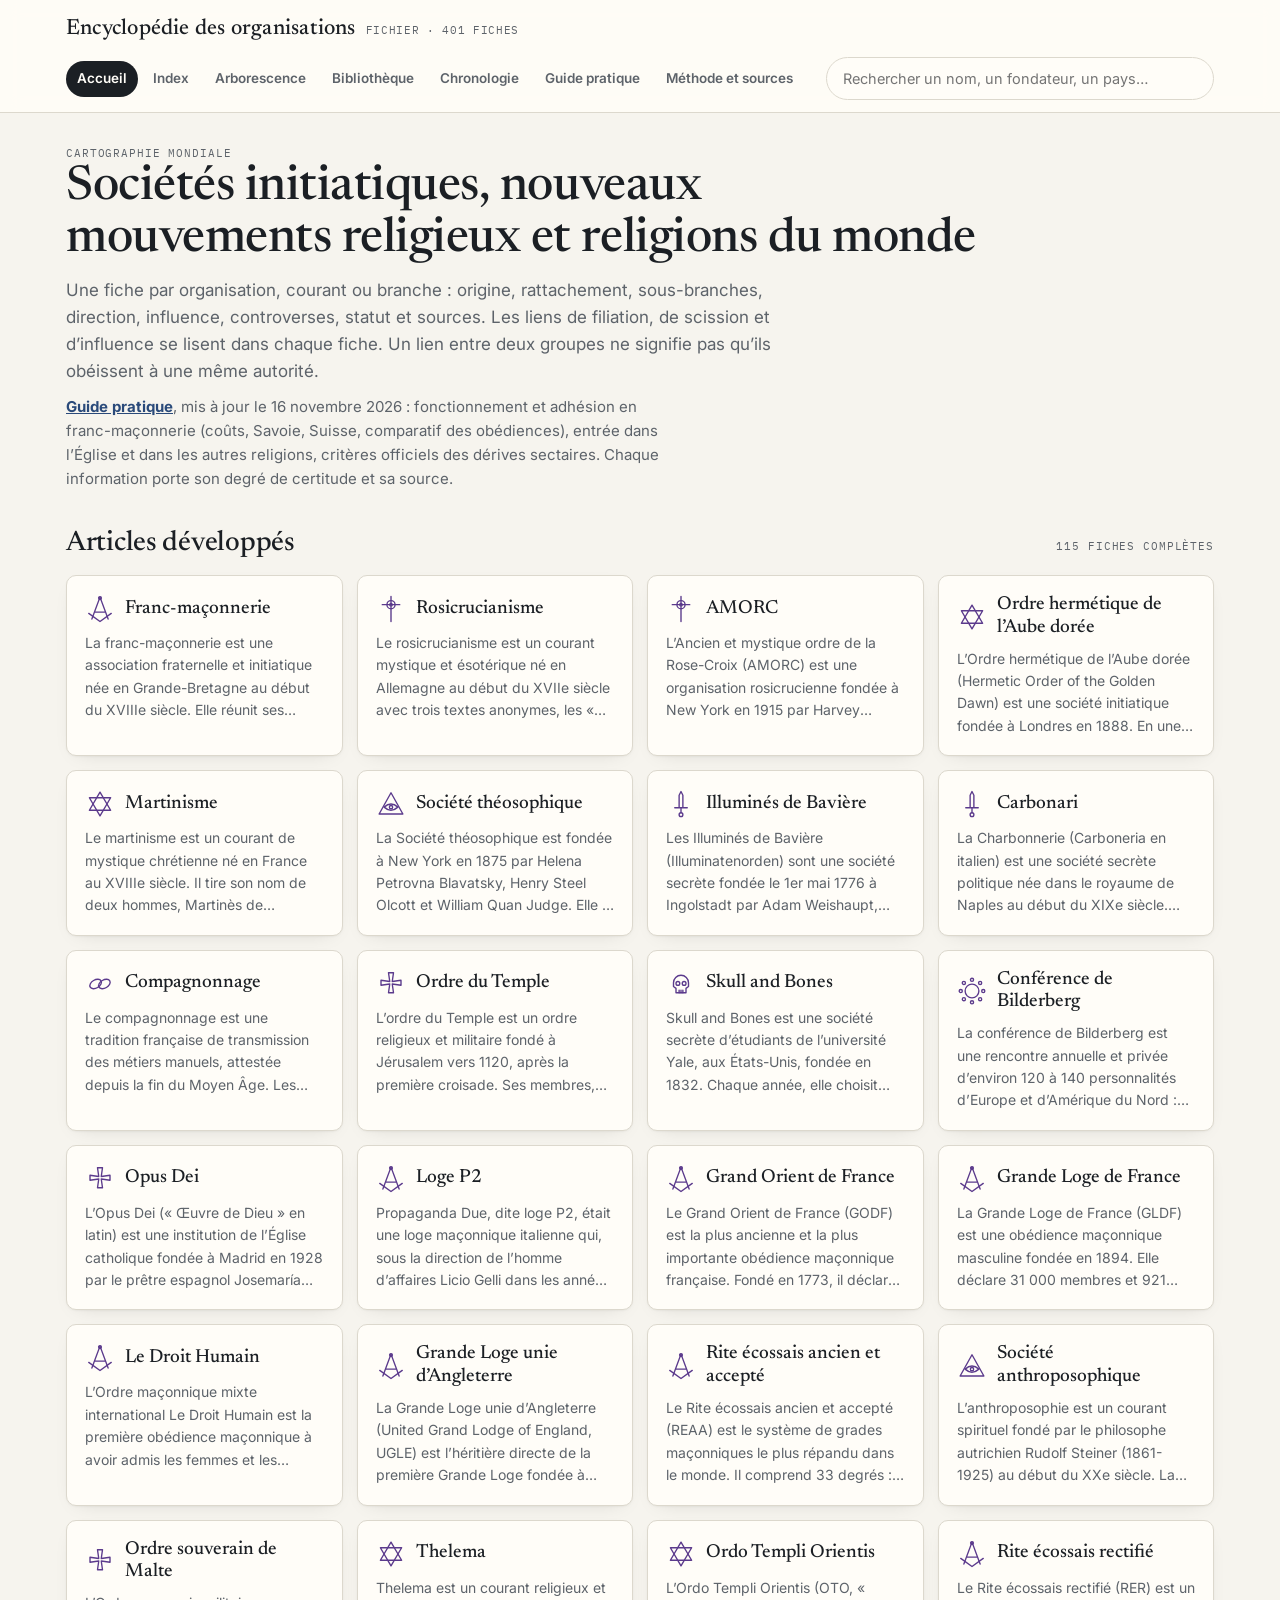
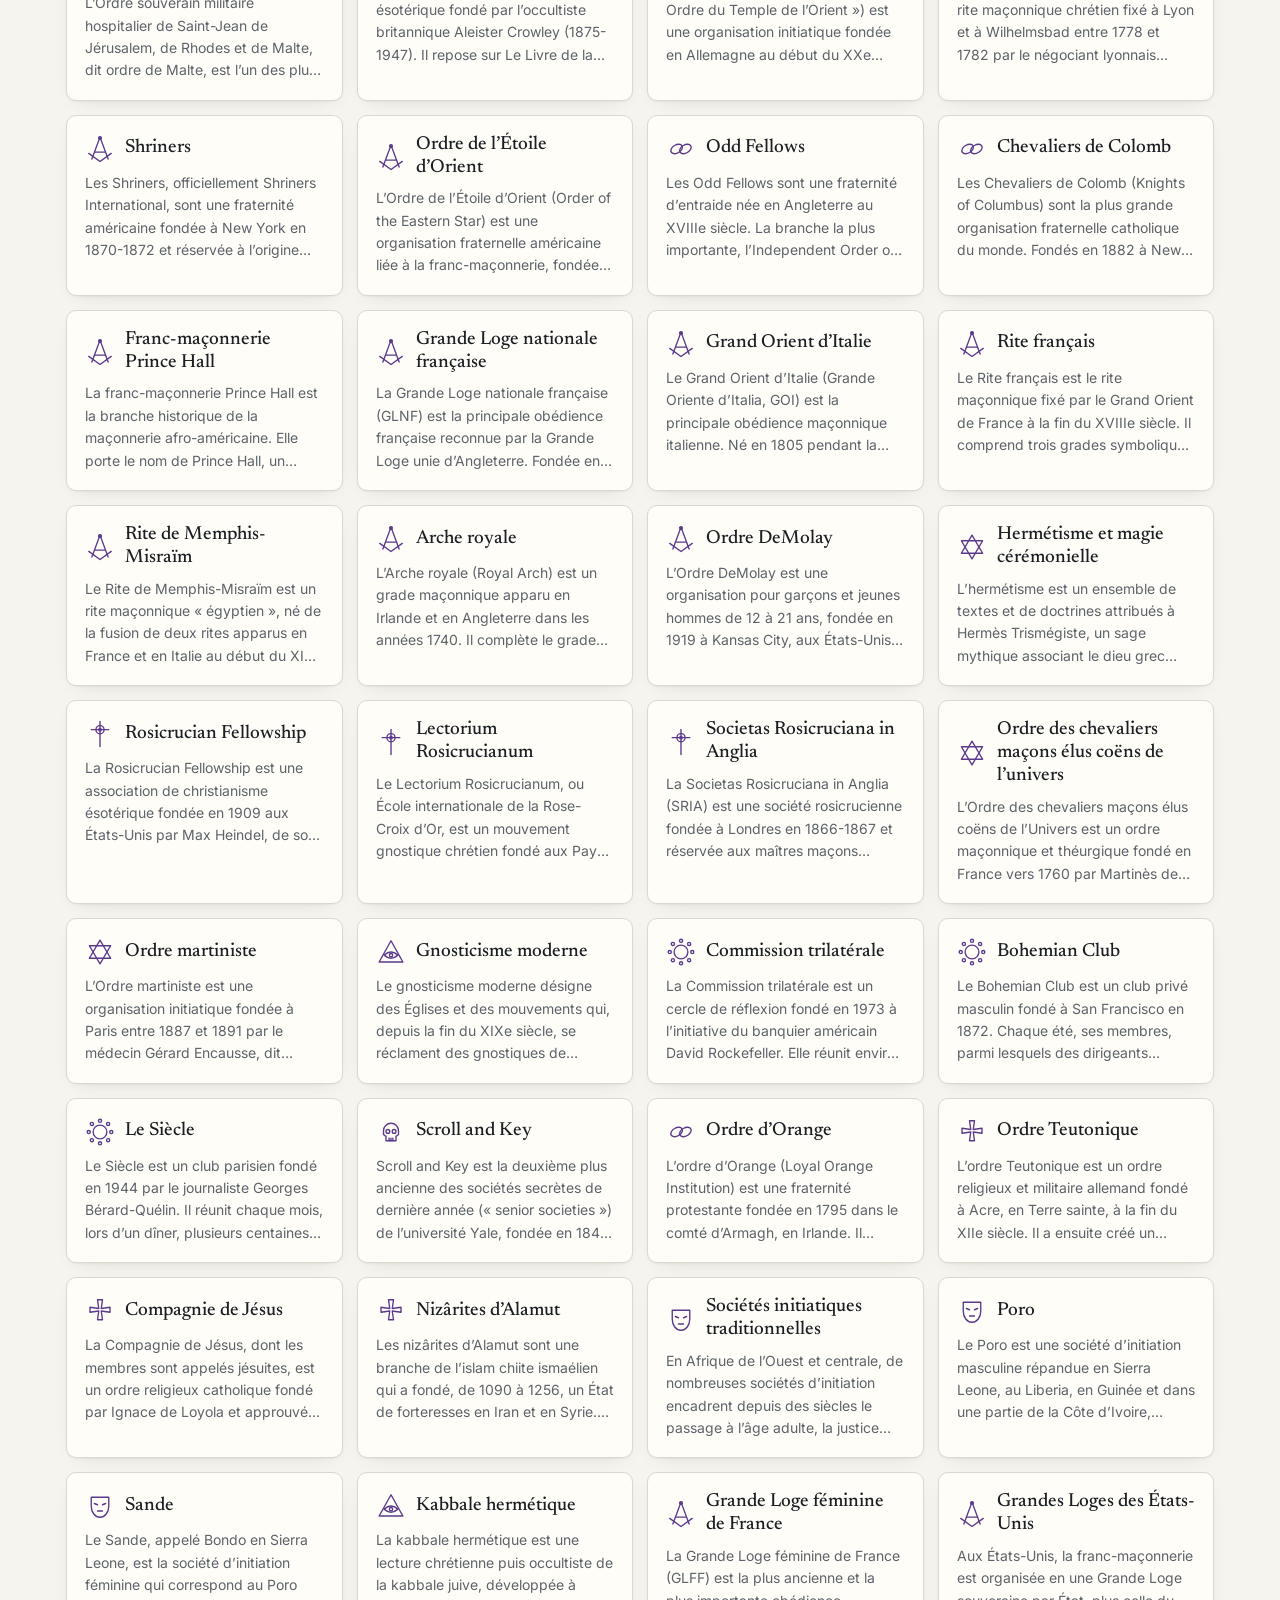
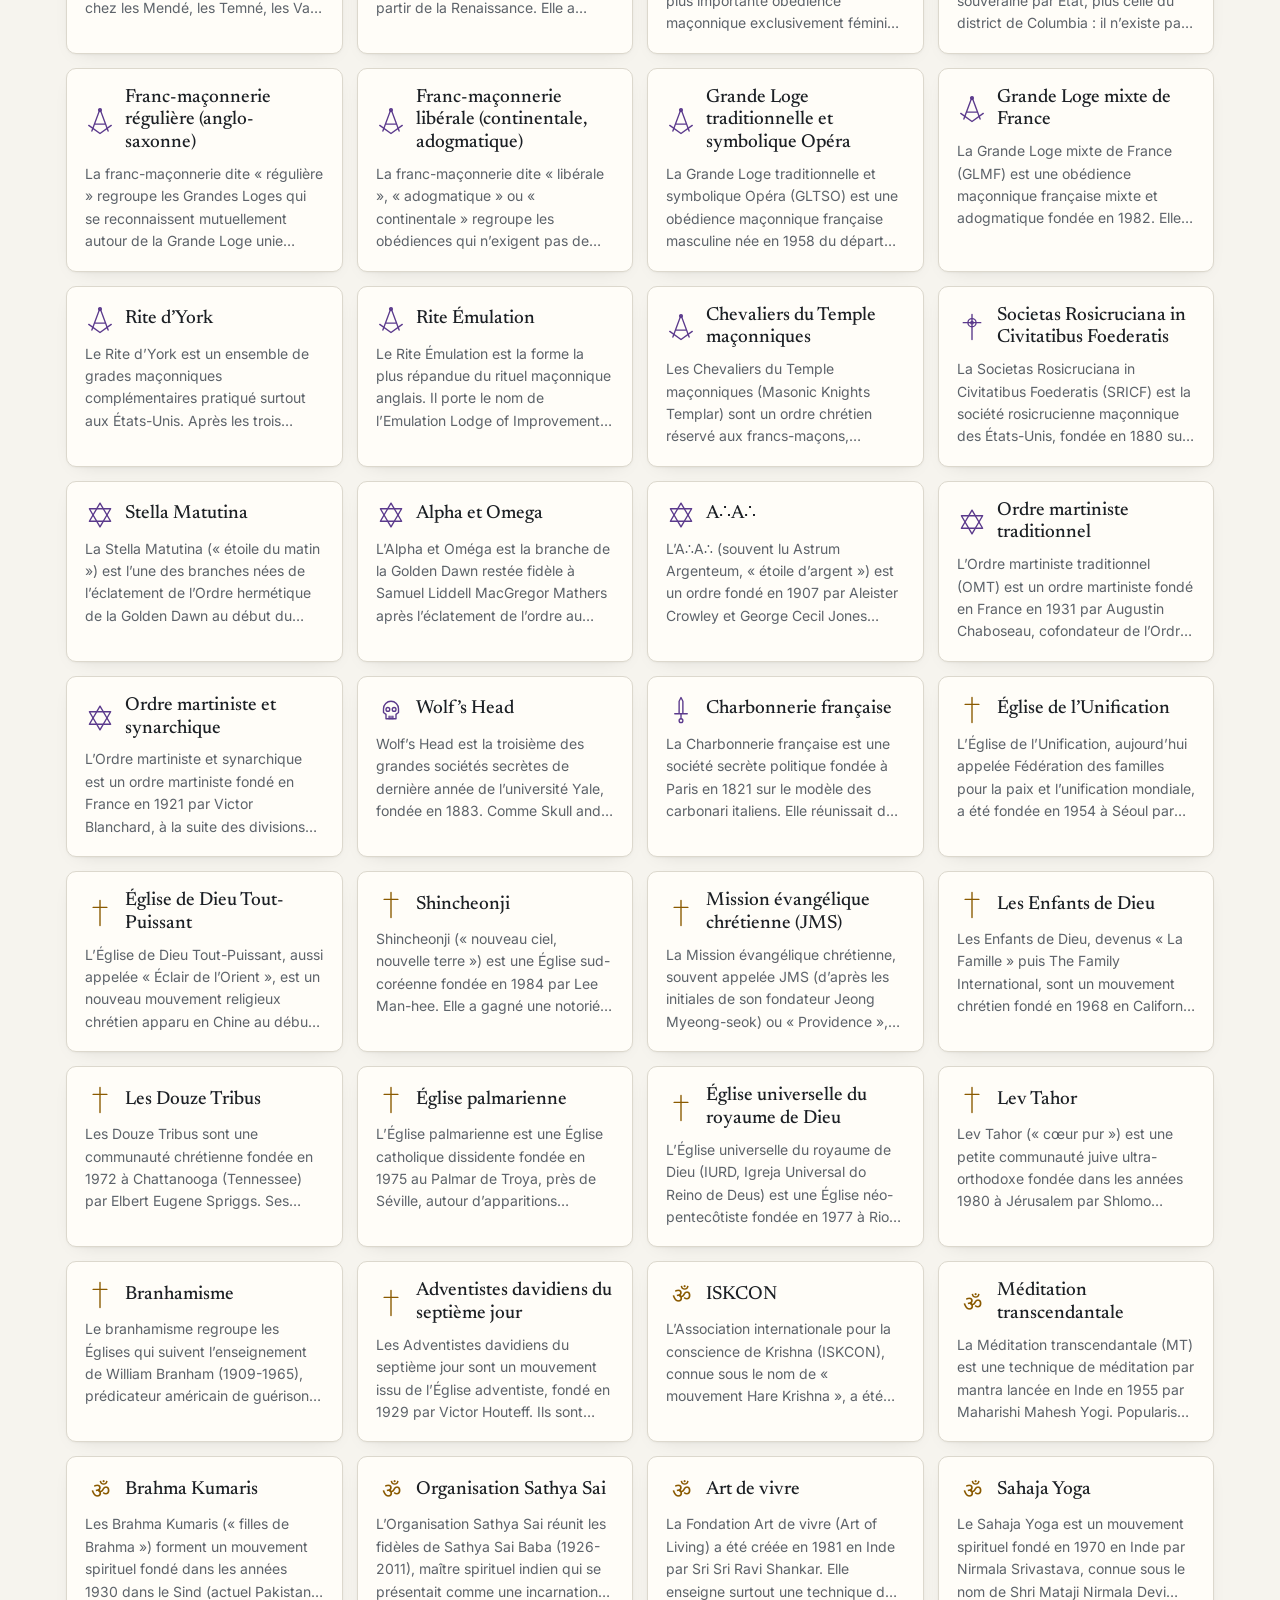
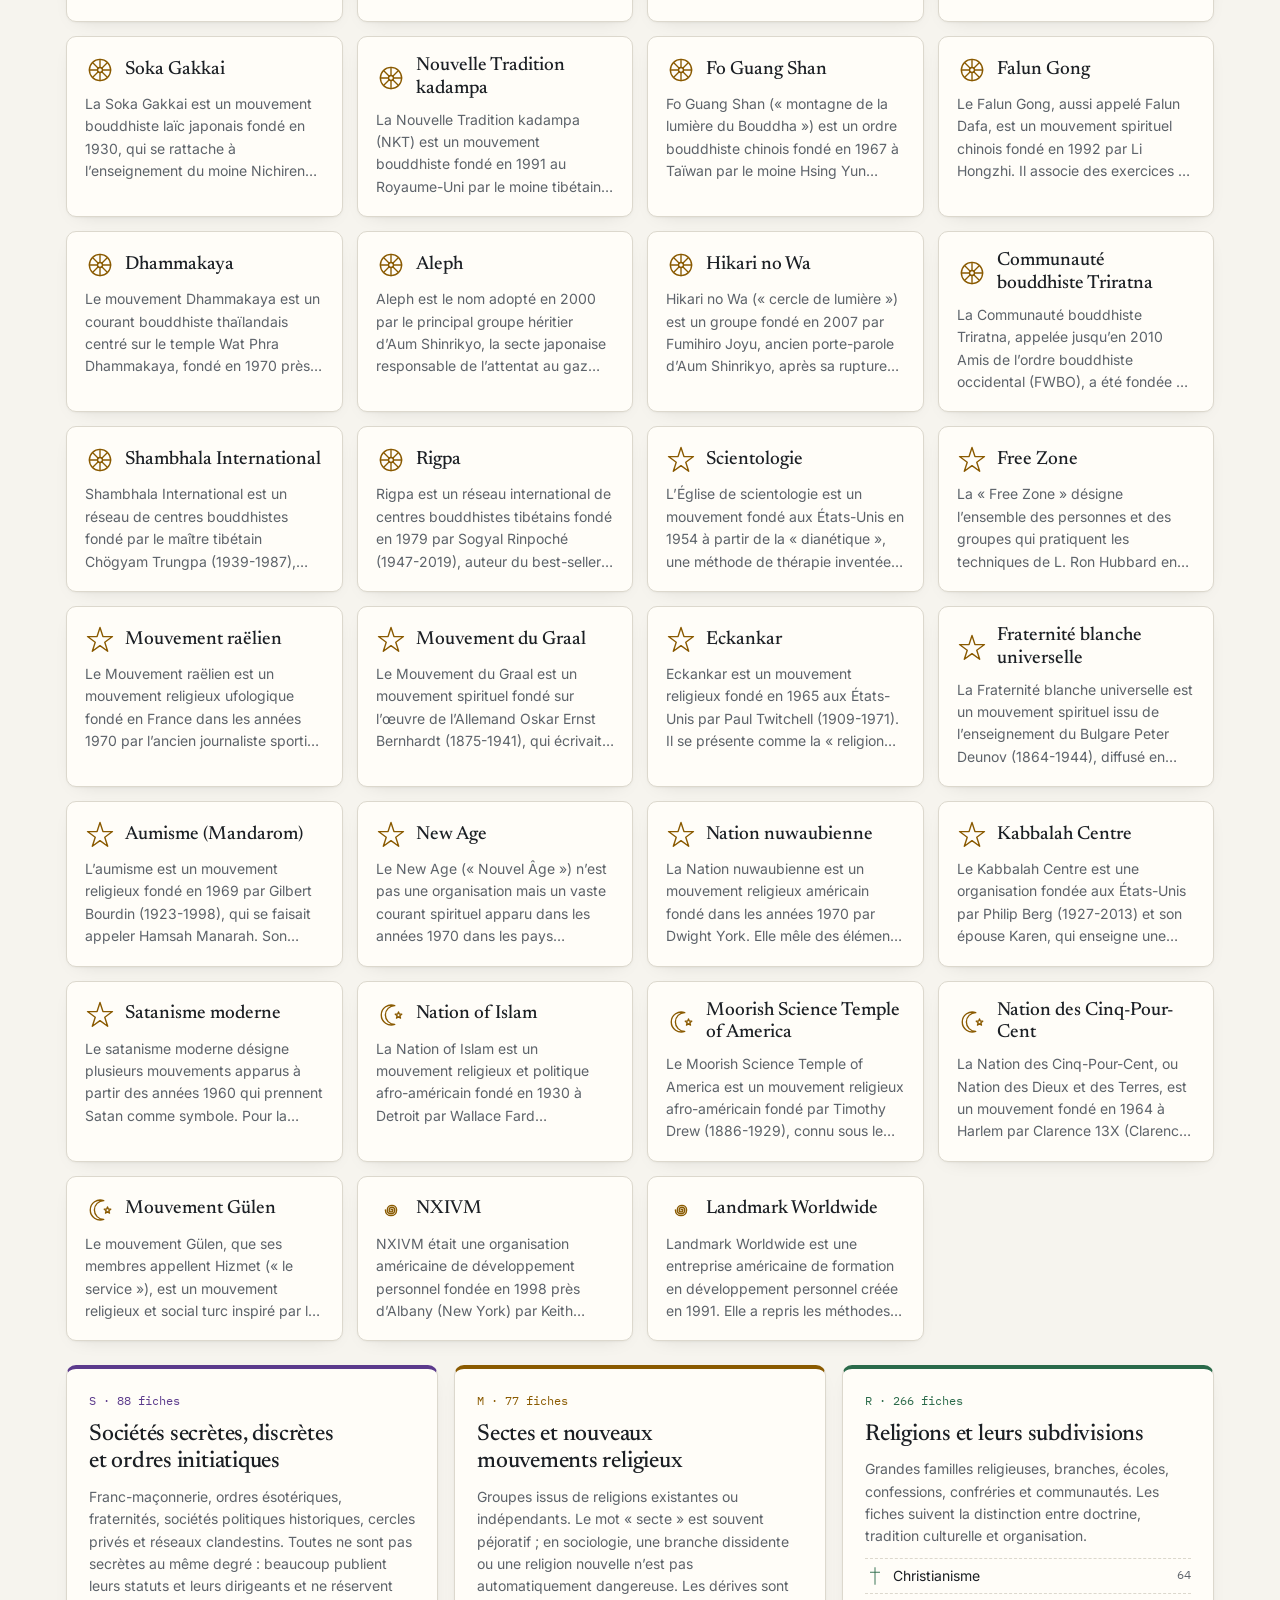
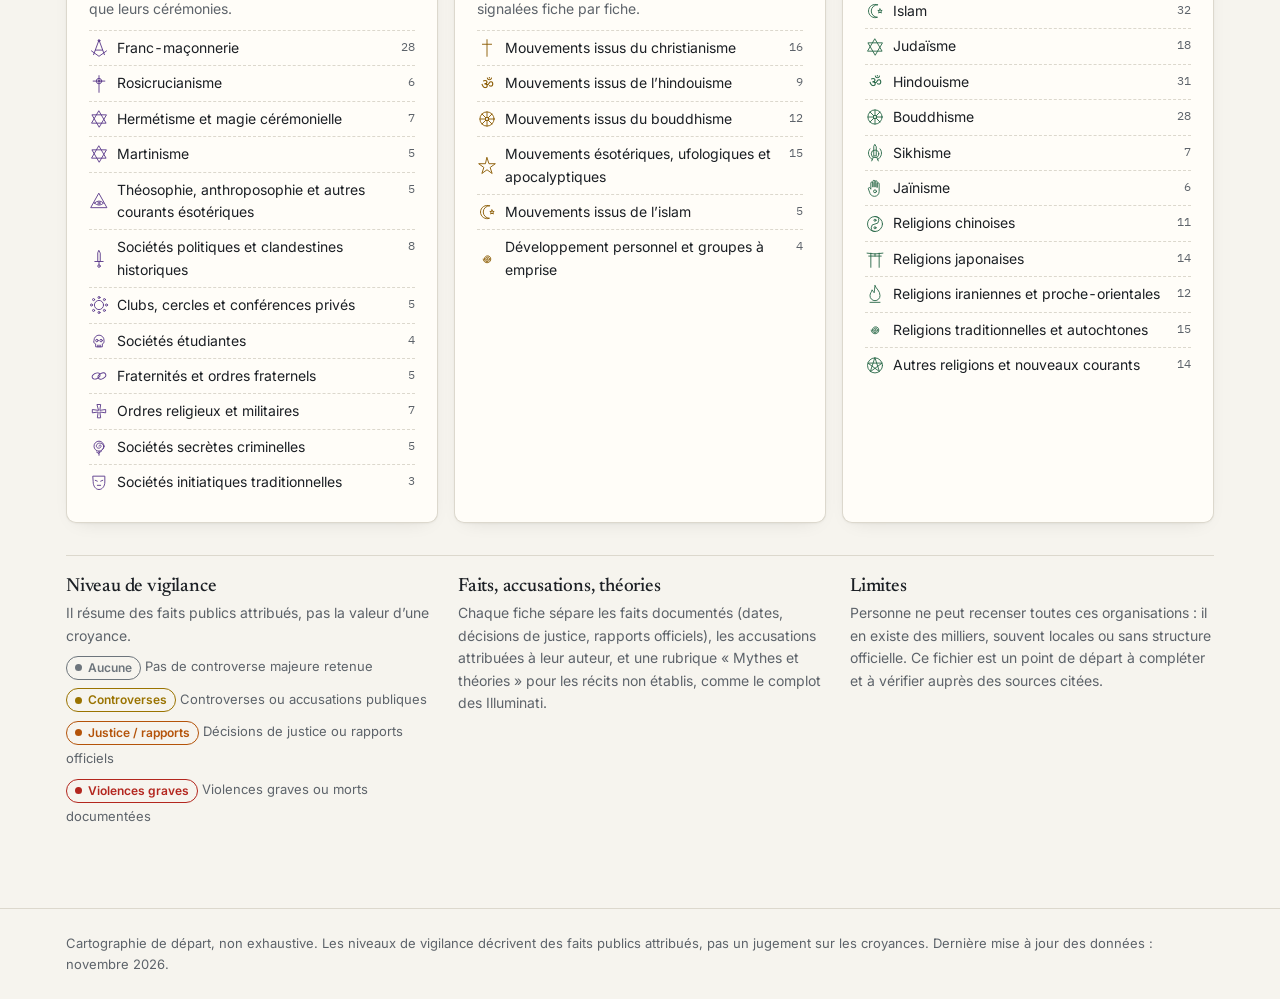
<file: encyclopedie/index.html>
<!doctype html>
<html lang="fr">
<head>
<meta charset="utf-8">
<meta name="viewport" content="width=device-width, initial-scale=1, viewport-fit=cover">
<meta name="description" content="Cartographie encyclopédique des sociétés initiatiques, des nouveaux mouvements religieux et des religions du monde : fiches, textes fondateurs, chronologies et relations.">
<style>:root{color-scheme:light;padding-top:env(safe-area-inset-top,0px);padding-bottom:env(safe-area-inset-bottom,0px)}body{margin:0}img{max-width:100%}[hidden]{display:none!important}</style>
<title>Encyclopédie des organisations</title>
<meta name="claude:viewport-fit-sides" content="cover">
<link rel="preconnect" href="https://fonts.googleapis.com">
<link rel="stylesheet" href="https://fonts.googleapis.com/css2?family=Newsreader:ital,opsz,wght@0,6..72,400;0,6..72,500;0,6..72,600;1,6..72,400&family=Inter:wght@400;500;600;700&family=IBM+Plex+Mono:wght@400;500&display=swap">
<link rel="stylesheet" href="https://fonts.googleapis.com/css2?family=Noto+Sans+Devanagari:wght@600&text=%E0%A5%90&display=swap">
<style>
/* Mise en page : fichier de bibliothèque. Bandeau de recherche fixe, index en fiches cotées, arborescence dépliable, fiche détaillée avec graphe de relations. */
:root{
  --paper:#f2f3ef; --card:#fbfbf8; --ink:#1c2228; --muted:#5b646c; --rule:#d3d7d1; --soft:#e6e8e2;
  --accent:#27466f; --accent-soft:#dfe6ef;
  --cS:#5e3a86; --cM:#8a5d00; --cR:#2c6649;
  --v0:#6d757c; --v1:#9a7300; --v2:#b45309; --v3:#b3261e;
  --display:"Newsreader", Georgia, "Times New Roman", serif;
  --serif:"Newsreader", Georgia, "Times New Roman", serif;
  --body:"Inter", "Helvetica Neue", Arial, sans-serif;
  --mono:"IBM Plex Mono", ui-monospace, Menlo, Consolas, monospace;
}
@media (prefers-color-scheme: dark){:root:not([data-theme="light"]){
  --paper:#15191d; --card:#1c2126; --ink:#e7e9e4; --muted:#9aa3aa; --rule:#323941; --soft:#252b31;
  --accent:#9db9e0; --accent-soft:#25344a;
  --cS:#bb9be0; --cM:#e0b04d; --cR:#7fc7a0;
  --v0:#8f979e; --v1:#d9b23f; --v2:#f08c3c; --v3:#f2706a; color-scheme:dark}}
:root[data-theme="dark"]{
  --paper:#15191d; --card:#1c2126; --ink:#e7e9e4; --muted:#9aa3aa; --rule:#323941; --soft:#252b31;
  --accent:#9db9e0; --accent-soft:#25344a;
  --cS:#bb9be0; --cM:#e0b04d; --cR:#7fc7a0;
  --v0:#8f979e; --v1:#d9b23f; --v2:#f08c3c; --v3:#f2706a; color-scheme:dark}
*{box-sizing:border-box}
body{background:var(--paper);color:var(--ink);font-family:var(--body);font-size:15px;line-height:1.55}
body::before{content:"";position:fixed;inset:0 0 auto;height:env(safe-area-inset-top,0px);z-index:10;background:var(--card)}
a{color:var(--accent)}
a:focus-visible,button:focus-visible,input:focus-visible,select:focus-visible,summary:focus-visible{outline:2px solid var(--accent);outline-offset:2px}
.wrap{max-width:1180px;margin:0 auto;padding-left:max(16px,env(safe-area-inset-left,0px));padding-right:max(16px,env(safe-area-inset-right,0px))}
header.top{position:sticky;top:env(safe-area-inset-top,0px);z-index:5;background:var(--card);border-bottom:1px solid var(--rule)}
.top .wrap{display:flex;flex-wrap:wrap;align-items:center;gap:10px 18px;padding-block:10px}
.brand{display:flex;align-items:baseline;gap:10px;text-decoration:none;color:var(--ink)}
.brand b{font-family:var(--display);font-weight:400;font-size:20px;letter-spacing:.01em}
.brand span{font-family:var(--mono);font-size:11px;color:var(--muted);letter-spacing:.06em;text-transform:uppercase}
nav.tabs{display:flex;gap:4px;flex-wrap:wrap}
nav.tabs a{font-size:13px;font-weight:600;text-decoration:none;color:var(--muted);padding:6px 10px;border-radius:6px}
nav.tabs a[aria-current="page"]{color:var(--ink);background:var(--soft)}
.search{flex:1 1 220px;display:flex;min-width:0}
.search input{width:100%;font:inherit;font-size:14px;padding:8px 12px;border:1px solid var(--rule);border-radius:8px;background:var(--paper);color:var(--ink)}
main{padding-block:24px 64px}
h1,h2,h3{font-family:var(--display);font-weight:400;text-wrap:balance;line-height:1.2;margin:0}
h1{font-size:clamp(26px,4vw,38px)}
h2{font-size:22px}
h3{font-size:17px}
.lede{max-width:68ch;color:var(--muted);font-size:16px;margin:10px 0 0}
.eyebrow{font-family:var(--mono);font-size:11px;letter-spacing:.08em;text-transform:uppercase;color:var(--muted)}
.cat-S{--c:var(--cS)} .cat-M{--c:var(--cM)} .cat-R{--c:var(--cR)}
/* Accueil */
.cats{display:grid;grid-template-columns:repeat(auto-fit,minmax(280px,1fr));gap:16px;margin-top:24px}
.cat{background:var(--card);border:1px solid var(--rule);border-top:3px solid var(--c);border-radius:4px;padding:18px;display:flex;flex-direction:column;gap:10px;min-width:0}
.cat .num{font-family:var(--mono);font-size:12px;color:var(--c)}
.cat p{margin:0;color:var(--muted);font-size:14px}
.fam-list{list-style:none;margin:0;padding:0;display:flex;flex-direction:column}
.fam-list a{display:flex;justify-content:space-between;gap:10px;padding:6px 0;border-top:1px dashed var(--rule);text-decoration:none;color:var(--ink);font-size:14px}
.fam-list a:hover{color:var(--accent)}
.fam-list span{font-family:var(--mono);font-size:12px;color:var(--muted);font-variant-numeric:tabular-nums}
.notes{display:grid;grid-template-columns:repeat(auto-fit,minmax(260px,1fr));gap:16px 28px;margin-top:32px;padding-top:20px;border-top:1px solid var(--rule)}
.notes p{margin:4px 0 0;font-size:14px;color:var(--muted)}
.scale{display:flex;flex-direction:column;gap:6px;margin-top:6px}
/* Pills */
.pill{display:inline-flex;align-items:center;gap:6px;font-size:12px;font-weight:600;padding:2px 8px;border-radius:999px;border:1px solid currentColor;white-space:nowrap;line-height:1.5}
.pill.lv0{color:var(--v0)} .pill.lv1{color:var(--v1)} .pill.lv2{color:var(--v2)} .pill.lv3{color:var(--v3)}
.pill .dot{width:7px;height:7px;border-radius:50%;background:currentColor}
.pill.pz{color:var(--accent)}
.pill.st{color:var(--muted);font-weight:500}
.cote{font-family:var(--mono);font-size:12px;color:var(--c);letter-spacing:.04em;font-variant-numeric:tabular-nums}
/* Index */
.index-layout{display:grid;grid-template-columns:250px minmax(0,1fr);gap:28px;margin-top:20px}
@media (max-width:820px){.index-layout{grid-template-columns:minmax(0,1fr)}}
.filters{display:flex;flex-direction:column;gap:16px;align-self:start;position:sticky;top:calc(env(safe-area-inset-top,0px) + 76px)}
@media (max-width:820px){.filters{position:static}}
.filters label,.filters .lbl{display:block;font-size:12px;font-weight:600;color:var(--muted);margin-bottom:6px;letter-spacing:.02em}
.filters select{width:100%;font:inherit;font-size:14px;padding:7px 8px;border:1px solid var(--rule);border-radius:6px;background:var(--card);color:var(--ink)}
.chips{display:flex;flex-wrap:wrap;gap:6px}
.chip{font:inherit;font-size:13px;font-weight:600;padding:5px 10px;border-radius:999px;border:1px solid var(--rule);background:var(--card);color:var(--ink);cursor:pointer}
.chip[aria-pressed="true"]{background:var(--c,var(--accent));border-color:var(--c,var(--accent));color:var(--card)}
.check{display:flex;gap:8px;align-items:center;font-size:14px}
.reset{font:inherit;font-size:13px;background:none;border:none;color:var(--accent);cursor:pointer;padding:0;text-align:left;text-decoration:underline}
.count{font-size:13px;color:var(--muted);display:flex;justify-content:space-between;gap:12px;flex-wrap:wrap;align-items:center;margin-bottom:10px}
.count select{font:inherit;font-size:13px;padding:4px 6px;border:1px solid var(--rule);border-radius:6px;background:var(--card);color:var(--ink)}
.results{display:flex;flex-direction:column;border-top:1px solid var(--rule)}
.row{display:grid;grid-template-columns:72px minmax(0,1fr) auto;gap:6px 16px;padding:12px 4px;border-bottom:1px solid var(--rule);text-decoration:none;color:var(--ink);align-items:start}
.row:hover{background:var(--card)}
.row .nm{font-weight:600;font-size:15px}
.row .meta{font-size:13px;color:var(--muted);margin-top:2px;overflow-wrap:anywhere}
.row .tags{display:flex;gap:6px;flex-wrap:wrap;justify-content:flex-end}
@media (max-width:560px){.row{grid-template-columns:minmax(0,1fr)}.row .tags{justify-content:flex-start}}
.empty{padding:30px 0;color:var(--muted)}
/* Arbre */
.tree-tools{display:flex;gap:10px;flex-wrap:wrap;margin-top:16px}
.btn{font:inherit;font-size:13px;font-weight:600;padding:6px 12px;border:1px solid var(--rule);border-radius:6px;background:var(--card);color:var(--ink);cursor:pointer}
.tree{margin-top:18px;display:grid;grid-template-columns:repeat(auto-fit,minmax(320px,1fr));gap:24px;align-items:start}
.tree-col{min-width:0;background:var(--card);border:1px solid var(--rule);border-top:3px solid var(--c);border-radius:4px;padding:14px 16px}
.tree ul{list-style:none;margin:0;padding-left:16px;border-left:1px solid var(--rule)}
.tree-col>ul{padding-left:0;border:none}
.tree li{margin:2px 0}
.tree summary{cursor:pointer;padding:2px 0}
.tree summary::marker{color:var(--muted)}
.tree a{text-decoration:none;color:var(--ink)}
.tree a:hover{color:var(--accent);text-decoration:underline}
.tree .leaf{padding-left:14px;display:block}
.tree .n{font-family:var(--mono);font-size:11px;color:var(--muted);margin-left:6px}
.tree .lvdot{display:inline-block;width:7px;height:7px;border-radius:50%;margin-left:6px;vertical-align:middle}
/* Fiche */
.crumbs{font-size:13px;color:var(--muted);display:flex;flex-wrap:wrap;gap:4px 6px}
.crumbs a{color:var(--muted)}
.fiche-head{display:flex;flex-direction:column;gap:8px;margin-top:10px}
.fiche-head .al{color:var(--muted);font-style:italic}
.fiche-head .tags{display:flex;gap:6px;flex-wrap:wrap}
.fiche{display:grid;grid-template-columns:minmax(0,1.35fr) minmax(0,1fr);gap:28px;margin-top:22px}
@media (max-width:900px){.fiche{grid-template-columns:minmax(0,1fr)}}
.sheet{background:var(--card);border:1px solid var(--rule);border-radius:4px}
.sheet dl{margin:0;display:grid;grid-template-columns:150px minmax(0,1fr)}
.sheet dt,.sheet dd{padding:11px 14px;border-top:1px solid var(--rule);margin:0}
.sheet dt:first-of-type,.sheet dd:first-of-type{border-top:none}
.sheet dt{font-size:12px;font-weight:700;letter-spacing:.04em;text-transform:uppercase;color:var(--muted);background:var(--soft)}
.sheet dd{font-size:14.5px;overflow-wrap:anywhere}
@media (max-width:560px){.sheet dl{grid-template-columns:minmax(0,1fr)}.sheet dt{border-top:1px solid var(--rule)}.sheet dd{border-top:none}}
.sheet dd ul{margin:0;padding-left:18px}
.sheet .na{color:var(--muted);font-style:italic}
.myth{border-left:3px solid var(--v1);padding-left:10px}
.side{display:flex;flex-direction:column;gap:20px;min-width:0}
.graph{background:var(--card);border:1px solid var(--rule);border-radius:4px;padding:12px;overflow-x:auto}
.graph svg{display:block;width:100%;height:auto;min-width:420px}
.graph text{font-family:var(--body);font-size:11px;fill:var(--ink);paint-order:stroke;stroke:var(--card);stroke-width:4px;stroke-linejoin:round}
.graph .ctr{font-weight:700;font-size:12px}
.legend{display:flex;flex-wrap:wrap;gap:6px 14px;font-size:12px;color:var(--muted);margin-top:8px}
.legend i{display:inline-block;width:18px;height:0;border-top:2px solid;vertical-align:middle;margin-right:5px}
.rels h3{margin-bottom:8px}
.rel-group{margin-bottom:12px}
.rel-group .lbl{font-size:12px;font-weight:700;color:var(--muted);text-transform:uppercase;letter-spacing:.04em}
.rel-group ul{margin:4px 0 0;padding-left:18px;font-size:14px}
.rel-group small{color:var(--muted)}
/* Méthode */
.prose{max-width:72ch}
.prose p,.prose li{font-size:15px}
.prose h2{margin-top:30px}
.tbl-wrap{overflow-x:auto;margin-top:12px}
table{border-collapse:collapse;width:100%;font-size:14px}
th,td{text-align:left;padding:8px 10px;border-bottom:1px solid var(--rule);vertical-align:top}
th{font-size:12px;text-transform:uppercase;letter-spacing:.04em;color:var(--muted)}
.emb{width:var(--es,40px);height:var(--es,40px);color:var(--c);flex:none}
.emb text{font-family:"Noto Sans Devanagari",serif;fill:currentColor;stroke:none}
.head-row{display:flex;gap:16px;align-items:center}
.fam-list a .lab{display:flex;gap:8px;align-items:center;font-family:var(--body);font-size:14px;color:inherit}
.fam-list .emb{--es:20px}
.block{margin-top:28px}
.block h2{margin-bottom:12px}
.purpose{font-size:16px;line-height:1.6;max-width:70ch;background:var(--card);border:1px solid var(--rule);border-left:3px solid var(--c);padding:14px 16px;border-radius:2px;margin:0}
.purpose small{display:block;margin-top:6px;color:var(--muted);font-size:13px}
.books{display:grid;grid-template-columns:repeat(auto-fill,minmax(260px,1fr));gap:12px}
.book{background:var(--card);border:1px solid var(--rule);border-radius:4px;padding:12px 14px;display:flex;flex-direction:column;gap:6px;min-width:0}
.book b{font-family:var(--display);font-weight:400;font-size:16px;line-height:1.25}
.book .by{font-size:13px;color:var(--muted)}
.book p{margin:0;font-size:13.5px}
.book .lk{font-size:13px;display:flex;flex-wrap:wrap;gap:4px 10px;margin-top:auto;padding-top:4px}
.pd{font-family:var(--mono);font-size:11px;letter-spacing:.04em;text-transform:uppercase}
.pd.y{color:var(--cR)} .pd.n{color:var(--muted)}
blockquote.ex{margin:0 0 14px;padding:4px 0 4px 18px;border-left:2px solid var(--c);max-width:70ch}
blockquote.ex p{margin:0;font-family:var(--display);font-size:18px;line-height:1.45}
blockquote.ex footer{border:none;padding:6px 0 0;font-size:13px;color:var(--muted)}
.tl{list-style:none;margin:0;padding:0;border-left:2px solid var(--rule);max-width:80ch}
.tl li{position:relative;padding:0 0 14px 20px}
.tl li::before{content:"";position:absolute;left:-6px;top:6px;width:10px;height:10px;border-radius:50%;background:var(--card);border:2px solid var(--c,var(--accent))}
.tl .dt{font-family:var(--mono);font-size:12px;color:var(--c,var(--accent));display:block;font-variant-numeric:tabular-nums}
.tl .who{font-size:12px;color:var(--muted)}
.docs{margin:0;padding-left:18px;max-width:75ch}
.docs li{margin-bottom:6px}
.lib-tools{display:flex;gap:10px;flex-wrap:wrap;align-items:center;margin-top:16px}
.lib-tools select{font:inherit;font-size:14px;padding:6px 8px;border:1px solid var(--rule);border-radius:6px;background:var(--card);color:var(--ink)}
.lib-sec{margin-top:28px}
.book .org{font-size:12px}
footer.site{border-top:1px solid var(--rule);padding-block:18px;color:var(--muted);font-size:13px}
@media (prefers-reduced-motion:no-preference){.row,.chip{transition:background .15s}}
/* ===== Refonte graphique (nov. 2026) : lecture longue, fiches en article, mobile ===== */
:root{
  --paper:#f6f4ee; --card:#fffdf8; --ink:#1b1f24; --muted:#5d636a; --rule:#dcd8cd; --soft:#eeebe2;
  --accent:#2a4a7a; --accent-soft:#e3e9f2;
  --cS:#5b3a8c; --cM:#8a5a00; --cR:#2a6a4a;
  --radius:10px; --shadow:0 1px 2px rgba(20,20,10,.04),0 6px 20px -12px rgba(20,20,10,.18);
}
@media (prefers-color-scheme: dark){:root:not([data-theme="light"]){
  --paper:#121417; --card:#1a1d21; --ink:#e8e6e0; --muted:#a0a6ac; --rule:#2f343a; --soft:#22262b;
  --accent:#a8c1e6; --accent-soft:#233148; --shadow:none}}
:root[data-theme="dark"]{
  --paper:#121417; --card:#1a1d21; --ink:#e8e6e0; --muted:#a0a6ac; --rule:#2f343a; --soft:#22262b;
  --accent:#a8c1e6; --accent-soft:#233148; --shadow:none}
body{font-size:16px;line-height:1.6;-webkit-font-smoothing:antialiased;text-rendering:optimizeLegibility}
h1,h2,h3{font-weight:500;letter-spacing:-.01em}
h1{font-size:clamp(30px,5vw,48px);line-height:1.08}
h2{font-size:clamp(22px,2.6vw,28px)}
h3{font-size:19px}
.lede{font-size:17px;line-height:1.6}
/* En-tête */
header.top{background:color-mix(in srgb,var(--card) 88%,transparent);backdrop-filter:saturate(1.4) blur(10px);-webkit-backdrop-filter:saturate(1.4) blur(10px)}
.top .wrap{padding-block:12px;gap:10px 22px}
.brand b{font-size:22px;font-weight:500}
nav.tabs a{font-size:13.5px;padding:7px 11px;border-radius:999px;transition:background .15s,color .15s}
nav.tabs a:hover{color:var(--ink);background:var(--soft)}
nav.tabs a[aria-current="page"]{background:var(--ink);color:var(--card)}
.search input{border-radius:999px;padding:9px 16px;background:var(--card);font-size:14.5px}
@media (max-width:760px){
  .top .wrap{gap:8px}
  .brand{width:100%;justify-content:space-between}
  .brand b{font-size:19px}
  .brand>span{display:none}
  nav.tabs{order:3;width:100%;flex-wrap:nowrap;overflow-x:auto;scrollbar-width:none;margin:0 -4px;padding:0 4px 2px}
  nav.tabs::-webkit-scrollbar{display:none}
  nav.tabs a{white-space:nowrap;flex:none}
  .search{order:2;flex-basis:100%}
}
main{padding-block:32px 80px}
/* Cartes et listes */
.cat,.tree-col,.sheet,.graph,.book{border-radius:var(--radius);box-shadow:var(--shadow)}
.cat{padding:22px;border-top-width:4px}
.cat h2{font-size:23px}
.row{border-radius:6px}
.row .nm{font-size:16px}
/* Accueil : articles développés */
.featured{margin-top:36px}
.featured-head{display:flex;justify-content:space-between;align-items:baseline;gap:12px;flex-wrap:wrap;margin-bottom:14px}
.feat-grid{display:grid;grid-template-columns:repeat(auto-fill,minmax(250px,1fr));gap:14px}
.feat{display:flex;flex-direction:column;gap:8px;padding:18px;background:var(--card);border:1px solid var(--rule);border-radius:var(--radius);box-shadow:var(--shadow);text-decoration:none;color:var(--ink);min-width:0;transition:transform .15s,border-color .15s}
.feat:hover{border-color:var(--c);transform:translateY(-2px)}
.feat .ft{display:flex;gap:10px;align-items:center}
.feat b{font-family:var(--serif);font-weight:500;font-size:19px;line-height:1.2}
.feat p{margin:0;font-size:14px;color:var(--muted);display:-webkit-box;-webkit-line-clamp:4;-webkit-box-orient:vertical;overflow:hidden}
.feat .emb{--es:30px}
/* Fiche : en-tête */
.fiche-hero{margin-top:14px;padding:28px 28px 24px;background:var(--card);border:1px solid var(--rule);border-radius:calc(var(--radius) + 4px);box-shadow:var(--shadow);position:relative;overflow:hidden}
.fiche-hero::before{content:"";position:absolute;inset:0 0 auto;height:5px;background:var(--c)}
.fiche-hero .head-row{gap:18px;margin-top:8px}
.fiche-hero .al{color:var(--muted);font-style:italic;font-family:var(--serif);font-size:18px;margin-top:6px}
.fiche-hero .tags{display:flex;gap:6px;flex-wrap:wrap;margin-top:14px}
.fiche-hero .intro{font-family:var(--serif);font-size:clamp(18px,2vw,21px);line-height:1.55;max-width:68ch;margin:18px 0 0;color:var(--ink)}
@media (max-width:560px){.fiche-hero{padding:20px 18px 18px}.fiche-hero .emb{--es:40px!important}}
.toc{display:flex;gap:6px;flex-wrap:wrap;margin:18px 0 0}
.toc button{font:inherit;font-size:13px;font-weight:600;padding:6px 12px;border-radius:999px;border:1px solid var(--rule);background:var(--card);color:var(--ink);cursor:pointer}
.toc button:hover{border-color:var(--c,var(--accent));color:var(--c,var(--accent))}
@media (max-width:760px){.toc{flex-wrap:nowrap;overflow-x:auto;scrollbar-width:none;padding-bottom:4px}.toc button{flex:none;white-space:nowrap}}
/* Fiche : article + colonne */
.fiche2{display:grid;grid-template-columns:minmax(0,1fr) 340px;gap:40px;margin-top:28px;align-items:start}
@media (max-width:1000px){.fiche2{grid-template-columns:minmax(0,1fr)}}
.art{min-width:0}
.art .block:first-child{margin-top:0}
.art section.block{margin-top:40px;scroll-margin-top:120px}
.art section.block>h2{display:flex;align-items:center;gap:10px;margin-bottom:14px;padding-bottom:10px;border-bottom:1px solid var(--rule)}
.art section.block>h2::before{content:"";width:10px;height:10px;border-radius:2px;background:var(--c,var(--accent));flex:none;transform:rotate(45deg)}
.prose-art{max-width:68ch}
.prose-art p{font-family:var(--serif);font-size:19px;line-height:1.7;margin:0 0 1em;hyphens:auto;-webkit-hyphens:auto}
.prose-art p:last-child{margin-bottom:0}
@media (max-width:560px){.prose-art p{font-size:17.5px;line-height:1.65}}
.purpose{font-family:var(--serif);font-size:18px;line-height:1.65;border-radius:var(--radius)}
.symbols{font-family:var(--serif);font-size:18px;line-height:1.65;max-width:68ch;padding:16px 18px;background:var(--soft);border-radius:var(--radius);margin:0}
.ctr-list{display:flex;flex-direction:column;gap:12px;max-width:72ch}
.ctr-item{padding:14px 16px 14px 18px;background:var(--card);border:1px solid var(--rule);border-left:4px solid var(--k);border-radius:var(--radius)}
.ctr-item .kl{font-family:var(--mono);font-size:11px;letter-spacing:.08em;text-transform:uppercase;color:var(--k);font-weight:500}
.ctr-item p{margin:6px 0 0;font-family:var(--serif);font-size:17.5px;line-height:1.6}
.ctr-item.k-fait{--k:var(--cR)} .ctr-item.k-acc{--k:var(--v2)} .ctr-item.k-mythe{--k:var(--v1)}
.ctr-key{display:flex;gap:14px;flex-wrap:wrap;font-size:13px;color:var(--muted);margin-bottom:12px}
.ctr-key span::before{content:"";display:inline-block;width:10px;height:10px;border-radius:2px;background:var(--k);margin-right:6px;vertical-align:-1px}
.ctr-key .k-fait{--k:var(--cR)} .ctr-key .k-acc{--k:var(--v2)} .ctr-key .k-mythe{--k:var(--v1)}
.reading{margin:0;padding-left:20px;max-width:70ch}
.reading li{margin-bottom:6px;font-size:15px}
.note-todo{font-size:14px;color:var(--muted);padding:12px 14px;border:1px dashed var(--rule);border-radius:var(--radius);max-width:68ch}
/* Colonne latérale */
.fiche2 .side{gap:22px;position:sticky;top:132px;max-height:calc(100vh - 148px);overflow:auto;padding-right:2px;scrollbar-width:thin}
@media (max-width:1000px){.fiche2 .side{position:static;max-height:none;overflow:visible}}
.side h3{font-size:17px}
.side .sheet h3{padding:14px 16px 10px;margin:0;border-bottom:1px solid var(--rule)}
.side .sheet dl{grid-template-columns:minmax(0,1fr)}
.side .sheet dt{background:none;border-top:1px solid var(--rule);padding:10px 16px 0;font-size:11px}
.side .sheet dt:first-of-type{border-top:none}
.side .sheet dd{border-top:none;padding:3px 16px 11px;font-size:14px}
blockquote.ex p{font-size:20px}
.books{gap:14px}
.book{padding:16px}
.book b{font-size:18px}
footer.site{padding-block:24px}
/* Guide pratique (compléments du 16 nov. 2026) */
.lab-tag{display:inline-block;font-family:var(--body);font-size:11.5px;font-weight:600;line-height:1.4;padding:1px 7px;border-radius:999px;border:1px solid currentColor;white-space:nowrap;vertical-align:1px}
.lab-ok{color:var(--cR)} .lab-var{color:var(--v1)} .lab-inc{color:var(--v2)} .lab-todo{color:var(--accent)}
.guide-head{max-width:76ch}
.guide-toc{display:flex;flex-wrap:wrap;gap:6px;margin:20px 0 4px;padding:0;list-style:none}
.guide-toc a{display:inline-block;font-size:13px;font-weight:600;text-decoration:none;color:var(--ink);background:var(--card);border:1px solid var(--rule);border-radius:999px;padding:5px 12px}
.guide-toc a:hover{border-color:var(--accent)}
.guide section.block{margin-top:44px;scroll-margin-top:120px;max-width:980px}
.guide section.block>h2{padding-bottom:8px;border-bottom:1px solid var(--rule)}
.guide h3{margin:26px 0 8px;font-size:19px}
.guide p,.guide li{max-width:76ch;font-size:15.5px}
.guide p{margin:10px 0}
.guide .tbl-wrap{background:var(--card);border:1px solid var(--rule);border-radius:var(--radius);margin:14px 0}
.guide table{font-size:14px;min-width:560px}
.guide td{line-height:1.5}
.guide td:first-child{font-weight:600}
.guide tr:last-child td{border-bottom:none}
.guide-src{font-size:13px;color:var(--muted);margin-top:40px}
.guide-links li{margin:4px 0}
@media (max-width:560px){.guide section.block{scroll-margin-top:170px}.guide table{font-size:13px}.guide p,.guide li{font-size:15px}}
</style>
</head>
<body>

<header class="top">
  <div class="wrap">
    <a class="brand" href="#accueil"><b>Encyclopédie des organisations</b><span>Fichier · <span id="total">0</span> fiches</span></a>
    <nav class="tabs" aria-label="Sections">
      <a href="#accueil" data-v="accueil">Accueil</a>
      <a href="#index" data-v="index">Index</a>
      <a href="#arbre" data-v="arbre">Arborescence</a>
      <a href="#bibliotheque" data-v="bibliotheque">Bibliothèque</a>
      <a href="#chronologie" data-v="chronologie">Chronologie</a>
      <a href="#guide" data-v="guide">Guide pratique</a>
      <a href="#methode" data-v="methode">Méthode et sources</a>
    </nav>
    <div class="search"><input id="q" type="search" placeholder="Rechercher un nom, un fondateur, un pays…" aria-label="Rechercher"></div>
  </div>
</header>
<main class="wrap" id="view"></main>
<footer class="site"><div class="wrap">Cartographie de départ, non exhaustive. Les niveaux de vigilance décrivent des faits publics attribués, pas un jugement sur les croyances. Dernière mise à jour des données : novembre 2026.</div></footer>

<script src="data.js"></script>
<script src="extra.js"></script>
<script src="extra2.js"></script>
<script src="extra3.js"></script>
<script src="articles/societes-1.js"></script>
<script src="articles/societes-2.js"></script>
<script src="articles/societes-3.js"></script>
<script src="articles/societes-4.js"></script>
<script src="articles/societes-5.js"></script>
<script src="articles/societes-6.js"></script>
<script src="articles/societes-7.js"></script>
<script src="articles/societes-8.js"></script>
<script src="articles/societes-9.js"></script>
<script src="articles/societes-10.js"></script>
<script src="articles/mouvements-1.js"></script>
<script src="articles/mouvements-2.js"></script>
<script src="articles/mouvements-3.js"></script>
<script src="articles/mouvements-4.js"></script>
<script src="articles/mouvements-5.js"></script>
<script src="articles/mouvements-6.js"></script>
<script src="articles/mouvements-7.js"></script>
<script src="guide.js"></script>
<script src="textes/judaisme.js"></script>
<script src="textes/christianisme.js"></script>
<script src="textes/islam.js"></script>
<script src="textes/hindouisme.js"></script>
<script src="textes/bouddhisme.js"></script>
<script src="textes/chine.js"></script>
<script src="textes/zoroastrisme.js"></script>
<script src="textes/initiatiques.js"></script>
<script>
(function(){
const D = window.ORG_DATA || [], SRC = window.SOURCES || [], EX = window.ORG_EXTRA || {}, EMB = window.EMBLEMS || {}, ART = window.ORG_ARTICLES || {};
const SHAPES = {
 compass:'<path d="M24 5 11 40M24 5l13 35M15.5 29h17"/><circle cx="24" cy="6.5" r="2.2"/><path d="M6 31l18 13 18-13"/>',
 rosecross:'<path d="M24 4v40M10 17h28"/><circle cx="24" cy="17" r="6.5"/><circle cx="24" cy="17" r="2"/>',
 hexagram:'<path d="M24 5 41 34H7z"/><path d="M24 43 7 14h34z"/>',
 david:'<path d="M24 5 41 34H7z"/><path d="M24 43 7 14h34z"/>',
 eye:'<path d="M24 6 43 40H5z"/><path d="M13 29q11-10 22 0-11 10-22 0z"/><circle cx="24" cy="29" r="2.6"/>',
 dagger:'<path d="M24 4l3 6v20h-6V10zM14 30h20M24 30v8"/><circle cx="24" cy="41" r="3"/>',
 table:'<circle cx="24" cy="24" r="11"/><circle cx="24" cy="6" r="2.5"/><circle cx="24" cy="42" r="2.5"/><circle cx="6" cy="24" r="2.5"/><circle cx="42" cy="24" r="2.5"/><circle cx="11" cy="11" r="2.5"/><circle cx="37" cy="37" r="2.5"/><circle cx="37" cy="11" r="2.5"/><circle cx="11" cy="37" r="2.5"/>',
 skull:'<path d="M12 22a12 12 0 0 1 24 0v6l-4 3v7H16v-7l-4-3z"/><circle cx="19" cy="23" r="3"/><circle cx="29" cy="23" r="3"/><path d="M21 38v-4M27 38v-4M24 38v-4"/>',
 chain:'<ellipse cx="17" cy="24" rx="10" ry="6.5" transform="rotate(-30 17 24)"/><ellipse cx="31" cy="24" rx="10" ry="6.5" transform="rotate(-30 31 24)"/>',
 "cross-patty":'<path d="M20 6h8l-2 14 14-2v8l-14-2 2 14h-8l2-14-14 2v-8l14 2z"/>',
 rose:'<circle cx="24" cy="22" r="12"/><path d="M24 22c0-4 5-4 5 0s-6 7-10 3 1-12 9-10 10 10 4 15M24 34v10M24 40l-6-4M24 38l6-4"/>',
 mask:'<path d="M10 10h28v14c0 10-6 18-14 18S10 34 10 24z"/><path d="M15 20l5 2M33 20l-5 2M20 32h8"/>',
 cross:'<path d="M24 4v40M13 15h22"/>',
 om:'<text x="24" y="37" font-size="34" text-anchor="middle">\u0950</text>',
 wheel:'<circle cx="24" cy="24" r="17"/><circle cx="24" cy="24" r="4"/><path d="M24 7v13M24 28v13M7 24h13M28 24h13M12 12l9.2 9.2M26.8 26.8 36 36M36 12l-9.2 9.2M21.2 26.8 12 36"/>',
 star:'<path d="M24 4l4.7 14.5H44l-12.4 9 4.7 14.5L24 33l-12.3 9 4.7-14.5L4 18.5h15.3z"/>',
 crescent:'<path d="M30 9a16 16 0 1 0 0 30 13 13 0 1 1 0-30z"/><path d="M36 19l1.4 3.6 3.8.2-3 2.4 1 3.7-3.2-2.1-3.2 2.1 1-3.7-3-2.4 3.8-.2z"/>',
 spiral:'<path d="M24 24c0-2 3-2 3 0 0 4-6 4-6 0 0-6 9-6 9 0 0 8-12 8-12 0 0-10 15-10 15 0 0 12-18 12-18 0"/>',
 khanda:'<path d="M24 4l3 5v22h-6V9z"/><circle cx="24" cy="26" r="9"/><path d="M12 14c-7 8-4 20 6 26M36 14c7 8 4 20-6 26M20 34l-4 9M28 34l4 9"/>',
 hand:'<path d="M14 26V12a2.5 2.5 0 0 1 5 0v10V8a2.5 2.5 0 0 1 5 0v14V9a2.5 2.5 0 0 1 5 0v14-9a2.5 2.5 0 0 1 5 0v18c0 7-5 12-11 12s-11-4-12-10l-3-8a2.5 2.5 0 0 1 4.5-2z"/><circle cx="24" cy="32" r="3.5"/>',
 yinyang:'<circle cx="24" cy="24" r="18"/><path d="M24 6a9 9 0 0 1 0 18 9 9 0 0 0 0 18" /><circle cx="24" cy="15" r="2.5"/><circle cx="24" cy="33" r="2.5"/>',
 torii:'<path d="M5 10q19 4 38 0M9 17h30M14 10v34M34 10v34M24 17v-6"/>',
 flame:'<path d="M24 4c3 8 12 12 12 24a12 12 0 0 1-24 0c0-6 4-9 5-14 2 4 4 5 5 7 1-6 1-11 2-17z"/><path d="M12 44h24"/>',
 pentagram:'<circle cx="24" cy="25" r="18"/><path d="M24 7l10.6 32.6L6.9 19.4h34.2L13.4 39.6z"/>'
};
function emblem(o, size){ const f = o && (EMB[o.i] || EMB[o._fam]); const sh = SHAPES[f] || SHAPES.spiral;
  return `<svg class="emb" viewBox="0 0 48 48" aria-hidden="true" ${size?`style="--es:${size}px"`:""} fill="none" stroke="currentColor" stroke-width="2.2" stroke-linecap="round" stroke-linejoin="round">${sh}</svg>`; }
function nearest(o, key){ let x=o; while(x){ if(EX[x.i] && EX[x.i][key] && (!Array.isArray(EX[x.i][key]) || EX[x.i][key].length)) return x; x = x.p && by[x.p]; } return null; }
function bookCard(b, org){ const q=encodeURIComponent(b.t.replace(/\s*\(.*?\)/g,"") + (b.au?" "+b.au.split(" (")[0]:""));
  const links = b.pd ? `<a href="https://fr.wikisource.org/w/index.php?search=${q}" target="_blank" rel="noopener">Wikisource</a><a href="https://www.gutenberg.org/ebooks/search/?query=${q}" target="_blank" rel="noopener">Gutenberg</a><a href="https://archive.org/search?query=${q}" target="_blank" rel="noopener">Internet Archive</a><a href="https://gallica.bnf.fr/services/engine/search/sru?operation=searchRetrieve&query=${encodeURIComponent('(gallica all "'+b.t.replace(/\s*\(.*?\)/g,"")+'")')}" target="_blank" rel="noopener">Gallica</a>`
    : `<a href="https://fr.wikipedia.org/w/index.php?search=${q}" target="_blank" rel="noopener">Présentation (Wikipédia)</a><a href="https://www.worldcat.org/search?q=${q}" target="_blank" rel="noopener">Trouver en bibliothèque</a>`;
  return `<div class="book cat-${org?org.c:"R"}"><span class="pd ${b.pd?"y":"n"}">${b.pd?"Domaine public · texte intégral en ligne":"Œuvre protégée · présentation seulement"}</span><b>${esc(b.t)}</b>${(b.au||b.d)?`<span class="by">${esc([b.au,b.d].filter(Boolean).join(" · "))}</span>`:""}${b.desc?`<p>${esc(b.desc)}</p>`:""}${org?`<span class="org">Fiche : ${link(org.i)}</span>`:""}<div class="lk">${links}</div></div>`; }
function quote(e, org){ return `<blockquote class="ex cat-${org?org.c:"R"}"><p>« ${esc(e.q)} »</p><footer>${esc(e.s)}${e.tr?` · ${esc(e.tr)}`:""}${org?` · ${link(org.i)}`:""}</footer></blockquote>`; }
const ST = window.SACRED_TEXTS || [];
const STQ = {ws:["Wikisource",q=>"https://fr.wikisource.org/w/index.php?search="+encodeURIComponent(q)],gb:["Gutenberg",q=>"https://www.gutenberg.org/ebooks/search/?query="+encodeURIComponent(q)],ga:["Gallica",q=>"https://gallica.bnf.fr/services/engine/search/sru?operation=searchRetrieve&query="+encodeURIComponent('(gallica all "'+q+'")')],ia:["Internet Archive",q=>"https://archive.org/search?query="+encodeURIComponent(q)]};
function stLinks(x){ return (x.links||[]).map(l=>{ if(l.u) return `<a href="${esc(l.u)}" target="_blank" rel="noopener">${esc(l.n)}</a>`; const k=Object.keys(STQ).find(k=>l[k]); return k?`<a href="${esc(STQ[k][1](l[k]))}" target="_blank" rel="noopener">${STQ[k][0]} (recherche)</a>`:""; }).join(""); }
function sacredCard(x, org){ return `<div class="book st cat-${org?org.c:"R"}"><span class="pd y">Texte intégral en ligne</span><b>${esc(x.t)}</b>${x.alt?`<span class="by">${esc(x.alt)}</span>`:""}<span class="by">${esc([x.d,x.lang].filter(Boolean).join(" · "))}</span><p><strong>But.</strong> ${esc(x.but)}</p><p><strong>Contexte.</strong> ${esc(x.ctx)}</p>${org?`<span class="org">Fiche : ${link(org.i)}</span>`:""}<div class="lk">${stLinks(x)}</div></div>`; }
const CAT = {
  S:{n:"Sociétés secrètes, discrètes et ordres initiatiques",short:"Sociétés et ordres",d:"Franc-maçonnerie, ordres ésotériques, fraternités, sociétés politiques historiques, cercles privés et réseaux clandestins. Toutes ne sont pas secrètes au même degré : beaucoup publient leurs statuts et leurs dirigeants et ne réservent que leurs cérémonies."},
  M:{n:"Sectes et nouveaux mouvements religieux",short:"Nouveaux mouvements",d:"Groupes issus de religions existantes ou indépendants. Le mot « secte » est souvent péjoratif ; en sociologie, une branche dissidente ou une religion nouvelle n’est pas automatiquement dangereuse. Les dérives sont signalées fiche par fiche."},
  R:{n:"Religions et leurs subdivisions",short:"Religions",d:"Grandes familles religieuses, branches, écoles, confessions, confréries et communautés. Les fiches suivent la distinction entre doctrine, tradition culturelle et organisation."}
};
const LV = ["Pas de controverse majeure retenue","Controverses ou accusations publiques","Décisions de justice ou rapports officiels","Violences graves ou morts documentées"];
const LVs = ["Aucune","Controverses","Justice / rapports","Violences graves"];
const REL = {
  fil:{a:"Filiation doctrinale",b:"Mouvements qui en sont issus",c:"var(--cR)"},
  dis:{a:"Issu d’une scission de",b:"Scissions et dissidences",c:"var(--v2)"},
  inf:{a:"Influencé par",b:"A influencé",c:"var(--accent)"},
  rev:{a:"Se réclame de (filiation non établie)",b:"Revendiqué comme modèle par",c:"var(--v1)"},
  opp:{a:"Opposition ou condamnation",b:"Opposition ou condamnation",c:"var(--v3)"},
  suc:{a:"Successeur de",b:"A pour successeur",c:"var(--cS)"},
  lie:{a:"Lien organisationnel",b:"Lien organisationnel",c:"var(--muted)"}
};
const by = {}, kids = {}, inv = {};
D.forEach(o=>{by[o.i]=o; kids[o.i]=[]; inv[o.i]=[];});
D.forEach(o=>{ if(o.p && by[o.p]) kids[o.p].push(o.i); (o.r||[]).forEach(r=>{ if(by[r[1]]) inv[r[1]].push([r[0],o.i,r[2]]); }); });
const roots = D.filter(o=>!o.p || !by[o.p]);
// ordre de l'arbre et cotes
const order = []; const seq = {S:0,M:0,R:0};
function walk(id,depth){ const o=by[id]; o._d=depth; seq[o.c]++; o._cote=o.c+"·"+String(seq[o.c]).padStart(3,"0"); order.push(id); kids[id].forEach(k=>walk(k,depth+1)); }
["S","M","R"].forEach(c=>roots.filter(o=>o.c===c).forEach(o=>walk(o.i,0)));
function chain(o){ const a=[]; let x=o; while(x.p && by[x.p]){ x=by[x.p]; a.unshift(x);} return a; }
D.forEach(o=>{ const ch=chain(o); o._fam = ch.length? ch[0].i : o.i; o._chain = ch; });
function famOf(o){ return by[o._fam]; }
function cats(o){ return [o.c].concat(o.also||[]); }
function norm(s){ return (s||"").toString().normalize("NFD").replace(/[̀-ͯ]/g,"").toLowerCase(); }
D.forEach(o=>{ o._txt = norm([o.n,o.a,o.o,o.w,o.d,o.f,o.x,o.m,o.t].join(" ")); o._y = year(o.d); });
function year(d){ if(!d) return null; const bc=/av\. J\.-C\./.test(d);
  let m=d.match(/\b(\d{3,4})\b/); if(m) return bc? -+m[1] : +m[1];
  m=d.match(/\b([IVX]+)e(?:-[IVX]+e)? s/); if(m){ const n=roman(m[1]); return bc? -(n*100-50) : n*100-50; }
  m=d.match(/années (\d{4})/i); if(m) return +m[1]; return null; }
function roman(s){ const v={I:1,V:5,X:10}; let t=0; for(let i=0;i<s.length;i++){ const a=v[s[i]],b=v[s[i+1]]||0; t+= a<b? -a : a;} return t; }
const esc = s => (s==null?"":String(s)).replace(/[&<>"]/g,c=>({"&":"&amp;","<":"&lt;",">":"&gt;",'"':"&quot;"}[c]));
const link = id => by[id]? `<a href="#f-${id}">${esc(by[id].n)}</a>` : esc(id);
const lvPill = v => `<span class="pill lv${v||0}" title="${esc(LV[v||0])}"><span class="dot"></span>${esc(LVs[v||0])}</span>`;
document.getElementById("total").textContent = D.length;

// état des filtres
const S = {cats:new Set(), fam:"", type:"", st:"", lv:"", pz:false, sort:"tree"};
try{ const saved=JSON.parse(localStorage.getItem("enc-filters")||"null"); if(saved){ S.sort=saved.sort||"tree"; } }catch(e){}
const qEl = document.getElementById("q");
const view = document.getElementById("view");

function setNav(v){ document.querySelectorAll("nav.tabs a").forEach(a=>{ if(a.dataset.v===v) a.setAttribute("aria-current","page"); else a.removeAttribute("aria-current"); }); }

/* ---------- Accueil ---------- */
function home(){
  setNav("accueil");
  const html = ["S","M","R"].map(c=>{
    const fams = roots.filter(o=>o.c===c);
    const n = D.filter(o=>cats(o).includes(c)).length;
    return `<section class="cat cat-${c}">
      <div class="num">${c} · ${n} fiches</div>
      <h2>${esc(CAT[c].n)}</h2>
      <p>${esc(CAT[c].d)}</p>
      <ul class="fam-list">${fams.map(f=>{ const cnt=D.filter(o=>o._fam===f.i).length; return `<li><a href="#index" data-fam="${f.i}" data-cat="${c}"><span class="lab cat-${c}">${emblem(f)}${esc(f.n)}</span><span>${cnt}</span></a></li>`;}).join("")}</ul>
    </section>`;}).join("");
  view.innerHTML = `
    <div class="eyebrow">Cartographie mondiale</div>
    <h1>Sociétés initiatiques, nouveaux mouvements religieux et religions du monde</h1>
    <p class="lede">Une fiche par organisation, courant ou branche : origine, rattachement, sous-branches, direction, influence, controverses, statut et sources. Les liens de filiation, de scission et d’influence se lisent dans chaque fiche. Un lien entre deux groupes ne signifie pas qu’ils obéissent à une même autorité.</p>
    ${G?`<p class="lede" style="font-size:15px"><a href="#guide"><strong>Guide pratique</strong></a>, mis à jour le ${esc(G.maj)} : fonctionnement et adhésion en franc-maçonnerie (coûts, Savoie, Suisse, comparatif des obédiences), entrée dans l’Église et dans les autres religions, critères officiels des dérives sectaires. Chaque information porte son degré de certitude et sa source.</p>`:""}
    ${Object.keys(ART).filter(k=>by[k]).length?`<section class="featured"><div class="featured-head"><h2>Articles développés</h2><span class="eyebrow">${Object.keys(ART).filter(k=>by[k]).length} fiches complètes</span></div>
      <div class="feat-grid">${Object.keys(ART).filter(k=>by[k]).map(k=>`<a class="feat cat-${by[k].c}" href="#f-${k}"><span class="ft">${emblem(by[k])}<b>${esc(by[k].n)}</b></span><p>${esc(ART[k].intro||"")}</p></a>`).join("")}</div></section>`:""}
    <div class="cats">${html}</div>
    <div class="notes">
      <div><h3>Niveau de vigilance</h3><p>Il résume des faits publics attribués, pas la valeur d’une croyance.</p>
        <div class="scale">${LV.map((l,i)=>`<div>${lvPill(i)} <span style="font-size:13px;color:var(--muted)">${esc(l)}</span></div>`).join("")}</div></div>
      <div><h3>Faits, accusations, théories</h3><p>Chaque fiche sépare les faits documentés (dates, décisions de justice, rapports officiels), les accusations attribuées à leur auteur, et une rubrique « Mythes et théories » pour les récits non établis, comme le complot des Illuminati.</p></div>
      <div><h3>Limites</h3><p>Personne ne peut recenser toutes ces organisations : il en existe des milliers, souvent locales ou sans structure officielle. Ce fichier est un point de départ à compléter et à vérifier auprès des sources citées.</p></div>
    </div>`;
  view.querySelectorAll("[data-fam]").forEach(a=>a.addEventListener("click",()=>{ S.cats=new Set([a.dataset.cat]); S.fam=a.dataset.fam; qEl.value=""; }));
}

/* ---------- Index ---------- */
function filtered(){
  const q = norm(qEl.value.trim());
  let r = D.filter(o=>{
    if(S.cats.size && !cats(o).some(c=>S.cats.has(c))) return false;
    if(S.fam && o._fam!==S.fam && o.i!==S.fam) return false;
    if(S.type && o.t!==S.type) return false;
    if(S.st && !(o.s||"").startsWith(S.st)) return false;
    if(S.lv!=="" && String(o.v||0)!==S.lv) return false;
    if(S.pz && !o.z) return false;
    if(q && !q.split(/\s+/).every(w=>o._txt.includes(w))) return false;
    return true; });
  if(S.sort==="name") r.sort((a,b)=>a.n.localeCompare(b.n,"fr"));
  else if(S.sort==="date") r.sort((a,b)=>(a._y??9999)-(b._y??9999));
  else if(S.sort==="lv") r.sort((a,b)=>(b.v||0)-(a.v||0)||a.n.localeCompare(b.n,"fr"));
  else r.sort((a,b)=>order.indexOf(a.i)-order.indexOf(b.i));
  return r;
}
function index(){
  setNav("index");
  const types = [...new Set(D.map(o=>o.t))].sort((a,b)=>a.localeCompare(b,"fr"));
  const fams = roots.filter(o=>!S.cats.size || S.cats.has(o.c));
  view.innerHTML = `
    <div class="eyebrow">Index</div><h1>Toutes les fiches</h1>
    <div class="index-layout">
      <aside class="filters" aria-label="Filtres">
        <div><span class="lbl">Catégorie</span><div class="chips">${["S","M","R"].map(c=>`<button class="chip cat-${c}" data-c="${c}" aria-pressed="${S.cats.has(c)}">${esc(CAT[c].short)}</button>`).join("")}</div></div>
        <div><label for="f-fam">Famille</label><select id="f-fam"><option value="">Toutes</option>${fams.map(f=>`<option value="${f.i}" ${S.fam===f.i?"selected":""}>${esc(f.n)}</option>`).join("")}</select></div>
        <div><label for="f-type">Type</label><select id="f-type"><option value="">Tous</option>${types.map(t=>`<option ${S.type===t?"selected":""}>${esc(t)}</option>`).join("")}</select></div>
        <div><label for="f-st">Statut</label><select id="f-st"><option value="">Tous</option>${["Actif","Dissous","Disparu","Groupes résiduels","Incertain","Historique"].map(t=>`<option ${S.st===t?"selected":""}>${t}</option>`).join("")}</select></div>
        <div><label for="f-lv">Niveau de vigilance</label><select id="f-lv"><option value="">Tous</option>${LV.map((l,i)=>`<option value="${i}" ${S.lv===String(i)?"selected":""}>${i} · ${esc(l)}</option>`).join("")}</select></div>
        <label class="check"><input type="checkbox" id="f-pz" ${S.pz?"checked":""}> Persécuté ou interdit dans certains pays</label>
        <button class="reset" id="f-reset">Effacer les filtres</button>
      </aside>
      <section style="min-width:0">
        <div class="count"><span id="cnt"></span><label>Trier : <select id="f-sort">
          <option value="tree" ${S.sort==="tree"?"selected":""}>Ordre de l’arborescence</option>
          <option value="name" ${S.sort==="name"?"selected":""}>Nom</option>
          <option value="date" ${S.sort==="date"?"selected":""}>Date d’origine</option>
          <option value="lv" ${S.sort==="lv"?"selected":""}>Niveau de vigilance</option></select></label></div>
        <div class="results" id="res"></div>
      </section>
    </div>`;
  view.querySelectorAll(".chip").forEach(b=>b.addEventListener("click",()=>{ const c=b.dataset.c; S.cats.has(c)?S.cats.delete(c):S.cats.add(c); if(S.fam && by[S.fam] && S.cats.size && !S.cats.has(by[S.fam].c)) S.fam=""; index(); }));
  const bind=(id,k)=>document.getElementById(id).addEventListener("change",e=>{ S[k]=e.target.type==="checkbox"?e.target.checked:e.target.value; if(k==="sort"){ try{localStorage.setItem("enc-filters",JSON.stringify({sort:S.sort}))}catch(_){} } list(); });
  bind("f-fam","fam"); bind("f-type","type"); bind("f-st","st"); bind("f-lv","lv"); bind("f-pz","pz"); bind("f-sort","sort");
  document.getElementById("f-reset").addEventListener("click",()=>{ Object.assign(S,{cats:new Set(),fam:"",type:"",st:"",lv:"",pz:false}); qEl.value=""; index(); });
  list();
}
function list(){
  const r = filtered(), res = document.getElementById("res"); if(!res) return;
  document.getElementById("cnt").textContent = r.length + (r.length>1?" fiches":" fiche");
  if(!r.length){ res.innerHTML = `<div class="empty">Aucune fiche ne correspond. Essayez un autre mot ou effacez les filtres.</div>`; return; }
  res.innerHTML = r.map(o=>{
    const fam = famOf(o); const parent = o.p && by[o.p];
    const meta = [o.t, parent && parent.i!==fam.i ? parent.n : null, fam.i!==o.i ? fam.n : null, o.d, o.w].filter(Boolean).map(esc).join(" · ");
    return `<a class="row cat-${o.c}" href="#f-${o.i}"><span class="cote">${o._cote}</span>
      <div style="min-width:0"><div class="nm">${esc(o.n)}</div><div class="meta">${meta}</div></div>
      <div class="tags">${o.z?'<span class="pill pz">Persécuté</span>':""}${lvPill(o.v)}</div></a>`; }).join("");
}

/* ---------- Arborescence ---------- */
function tree(){
  setNav("arbre");
  function node(id){ const o=by[id], k=kids[id]; const dot = o.v?`<span class="lvdot" style="background:var(--v${o.v})" title="${esc(LV[o.v])}"></span>`:"";
    if(!k.length) return `<li><a class="leaf" href="#f-${id}">${esc(o.n)}</a>${dot}</li>`;
    return `<li><details ${o._d<1?"open":""}><summary><a href="#f-${id}">${esc(o.n)}</a>${dot}<span class="n">${countDesc(id)}</span></summary><ul>${k.map(node).join("")}</ul></details></li>`; }
  view.innerHTML = `<div class="eyebrow">Arborescence</div><h1>Familles, branches et sous-branches</h1>
    <p class="lede">Chaque niveau se déplie. Le nombre indique les fiches rattachées ; la pastille signale un niveau de vigilance. Les mouvements issus d’une religion figurent dans leur famille de mouvements et renvoient à leur tradition d’origine dans la fiche.</p>
    <div class="tree-tools"><button class="btn" id="t-open">Tout déplier</button><button class="btn" id="t-close">Tout replier</button></div>
    <div class="tree">${["S","M","R"].map(c=>`<div class="tree-col cat-${c}"><div class="eyebrow" style="color:var(--c)">${c}</div><h2 style="margin:4px 0 10px">${esc(CAT[c].n)}</h2><ul>${roots.filter(o=>o.c===c).map(o=>node(o.i)).join("")}</ul></div>`).join("")}</div>`;
  document.getElementById("t-open").onclick=()=>view.querySelectorAll("details").forEach(d=>d.open=true);
  document.getElementById("t-close").onclick=()=>view.querySelectorAll("details").forEach(d=>d.open=false);
}
function countDesc(id){ let n=0; kids[id].forEach(k=>{ n+=1+countDesc(k); }); return n; }

/* ---------- Fiche ---------- */
function fiche(id){
  const o = by[id]; if(!o){ view.innerHTML=`<p class="empty">Cette fiche n’existe pas. <a href="#index">Retour à l’index</a>.</p>`; return; }
  setNav("");
  const ch = o._chain, fam = famOf(o);
  const row = (k,v)=>`<dt>${k}</dt><dd>${v || '<span class="na">Non renseigné</span>'}</dd>`;
  const origin = [o.d && esc(o.d), o.o && "Fondateur ou figure : "+esc(o.o), o.w && "Lieu : "+esc(o.w)].filter(Boolean).join("<br>");
  const famTxt = `${esc(CAT[o.c].n)}${fam.i!==o.i?" › "+link(fam.i):""}${(o.also||[]).length?`<br><small style="color:var(--muted)">Apparaît aussi dans : ${o.also.map(c=>esc(CAT[c].short)).join(", ")}</small>`:""}`;
  const parent = o.p && by[o.p] ? link(o.p) : "";
  const sub = kids[id].map(link);
  const dissid = inv[id].filter(r=>r[0]==="dis"||r[0]==="suc").map(r=>link(r[1]));
  const subTxt = (sub.length||dissid.length) ? `${sub.length?`<ul>${sub.map(s=>`<li>${s}</li>`).join("")}</ul>`:""}${dissid.length?`<div style="margin-top:6px"><small style="color:var(--muted)">Scissions et successeurs :</small> ${dissid.join(", ")}</div>`:""}` : "";
  const contro = o.x ? `${lvPill(o.v)}<div style="margin-top:6px">${esc(o.x)}</div>` : lvPill(o.v);
  const q = encodeURIComponent(o.n);
  const srcTxt = `${o.k?`<div>${esc(o.k)}</div>`:""}<div style="margin-top:6px;font-size:13px">Pour vérifier : <a href="https://fr.wikipedia.org/w/index.php?search=${q}" target="_blank" rel="noopener">Wikipédia</a> · <a href="https://www.britannica.com/search?query=${q}" target="_blank" rel="noopener">Britannica</a>${o.c==="M"?` · <a href="https://wrldrels.org/?s=${q}" target="_blank" rel="noopener">WRSP</a>`:""}</div>`;
  // relations groupées
  const groups = {};
  (o.r||[]).forEach(r=>{ (groups["a:"+r[0]] ||= []).push(r); });
  inv[id].forEach(r=>{ if(r[0]==="dis"||r[0]==="suc") return; (groups["b:"+r[0]] ||= []).push(r); });
  const relHtml = Object.keys(groups).length ? Object.entries(groups).map(([k,arr])=>{ const [dir,t]=k.split(":"); return `<div class="rel-group"><div class="lbl" style="color:${REL[t].c}">${esc(REL[t][dir])}</div><ul>${arr.map(r=>`<li>${link(r[1])}${r[2]?` <small>(${esc(r[2])})</small>`:""}</li>`).join("")}</ul></div>`; }).join("") : `<p class="na" style="color:var(--muted)">Aucune relation transversale renseignée en dehors de l’arborescence.</p>`;
  const A = ART[id], E = EX[id] || {};
  const introTxt = (A && A.intro) || E.pr || "";
  const body = articleBlocks(o) + extraBlocks(o, true);
  view.innerHTML = `
    <div class="crumbs cat-${o.c}"><a href="#arbre">${esc(CAT[o.c].short)}</a>${ch.map(x=>` › <a href="#f-${x.i}">${esc(x.n)}</a>`).join("")}</div>
    <header class="fiche-hero cat-${o.c}"><span class="cote">${o._cote} · ${esc(o.t)}</span><div class="head-row">${emblem(o,60)}<h1>${esc(o.n)}</h1></div>${o.a?`<div class="al">${esc(o.a)}</div>`:""}
      <div class="tags"><span class="pill st">${esc(o.s||"Statut inconnu")}</span>${lvPill(o.v)}${o.z?'<span class="pill pz">Persécuté ou interdit dans certains pays</span>':""}${A?'<span class="pill" style="color:var(--c)">Article développé</span>':""}</div>
      ${introTxt?`<p class="intro">${esc(introTxt)}</p>`:""}
      <nav class="toc" aria-label="Sommaire de la fiche"></nav></header>
    <div class="fiche2 cat-${o.c}">
      <article class="art">${body}${guideBlock(o)}<section class="block cat-${o.c}"><h2>Carte des relations</h2><div class="graph">${ego(o)}</div>
          <div class="legend"><span><i style="border-color:var(--rule)"></i>Arborescence</span>${Object.entries(REL).map(([k,r])=>`<span><i style="border-color:${r.c}"></i>${esc(r.a.split(" (")[0])}</span>`).join("")}</div></section></article>
      <aside class="side">
        <div class="sheet"><h3>Fiche signalétique</h3><dl>
        ${row("Origine", origin)}
        ${row("Famille", famTxt)}
        ${parent?row("Branche", parent):""}
        ${subTxt?row("Sous-branches", subTxt):""}
        ${o.g?row("Direction", esc(o.g)):""}
        ${o.f?row("Influence", esc(o.f)):""}
        ${row("Statut", esc(o.s||""))}
        ${row("Sources", srcTxt)}
        </dl></div>
        <div class="rels"><h3>Relations</h3>${relHtml}</div>
      </aside>
    </div>`;
  const toc = view.querySelector(".toc"), secs = [...view.querySelectorAll(".art section.block")];
  if(secs.length>1) toc.innerHTML = secs.map((sc,i)=>{ sc.id="sec-"+i; return `<button type="button" data-s="${i}">${esc(sc.querySelector("h2").textContent)}</button>`; }).join("");
  else toc.remove();
  toc.querySelectorAll && toc.querySelectorAll("button").forEach(bt=>bt.onclick=()=>document.getElementById("sec-"+bt.dataset.s).scrollIntoView({behavior:matchMedia("(prefers-reduced-motion: reduce)").matches?"auto":"smooth",block:"start"}));
  window.scrollTo(0,0);
}
const KL = {fait:"Fait documenté",acc:"Accusation attribuée",mythe:"Mythe ou théorie sans preuve"};
const paras = arr => `<div class="prose-art">${arr.map(p=>`<p>${esc(p)}</p>`).join("")}</div>`;
function articleBlocks(o){
  const A = ART[o.i], E = EX[o.i] || {}; let h = "";
  if(A && A.intro && E.pr) h += `<section class="block cat-${o.c}"><h2>En bref</h2>${paras([E.pr])}</section>`;
  if(A && A.but) h += `<section class="block cat-${o.c}"><h2>But et objectifs</h2>${paras(A.but)}</section>`;
  else { const bo = nearest(o,"b"); if(bo) h += `<section class="block cat-${o.c}"><h2>But et objectifs</h2><p class="purpose">${esc(EX[bo.i].b)}${bo.i!==o.i?`<small>Résumé de la tradition de rattachement : ${link(bo.i)}.</small>`:""}</p></section>`; }
  if(A && A.doc) h += `<section class="block cat-${o.c}"><h2>Doctrine et fonctionnement</h2>${paras(A.doc)}</section>`;
  if(E.sy) h += `<section class="block cat-${o.c}"><h2>Rites et symboles</h2><p class="symbols">${esc(E.sy)}</p></section>`;
  if(A && A.hist) h += `<section class="block cat-${o.c}"><h2>Histoire</h2>${paras(A.hist)}</section>`;
  const items = A && A.contro ? A.contro : [].concat(o.x?[{k:"fait",t:o.x,raw:1}]:[], o.m?[{k:"mythe",t:o.m}]:[]);
  if(items.length) h += `<section class="block cat-${o.c}"><h2>Controverses, accusations et mythes</h2>
    <div class="ctr-key"><span class="k-fait">Fait documenté</span><span class="k-acc">Accusation attribuée à son auteur</span><span class="k-mythe">Mythe ou théorie sans preuve</span></div>
    <div class="ctr-list">${items.map(it=>`<div class="ctr-item k-${it.k}"><span class="kl">${it.raw?"Controverses et faits publics":KL[it.k]}</span><p>${esc(it.t)}</p></div>`).join("")}</div></section>`;
  if(!A && o.c==="S" && (o.v||0)<3) h += `<p class="note-todo">L’article développé de cette fiche (but, doctrine, histoire, controverses en plusieurs paragraphes) est en cours de rédaction. Les sections ci-dessous reprennent les compléments déjà disponibles.</p>`;
  return h;
}
function extraBlocks(o, hasBut){
  const ex = EX[o.i] || {}; let h = "";
  const bo = hasBut ? null : nearest(o,"b");
  if(bo) h += `<section class="block cat-${o.c}"><h2>But et doctrine</h2><p class="purpose">${esc(EX[bo.i].b)}${bo.i!==o.i?`<small>Résumé de la tradition de rattachement : ${link(bo.i)}. Les buts propres à cette fiche restent à documenter.</small>`:""}</p></section>`;
  const lo = nearest(o,"l");
  if(lo) h += `<section class="block"><h2>Textes de référence</h2>${lo.i!==o.i?`<p class="lede" style="margin:0 0 12px;font-size:14px">Textes de la tradition de rattachement, ${link(lo.i)}.</p>`:""}<div class="books">${EX[lo.i].l.map(b=>bookCard(b)).join("")}</div></section>`;
  const sto = (()=>{ let x=o; while(x){ if(ST.some(t=>t.trad===x.i)) return x; x = x.p && by[x.p]; } return null; })();
  if(sto) h += `<section class="block"><h2>Textes fondateurs : but et contexte</h2>${sto.i!==o.i?`<p class="lede" style="margin:0 0 12px;font-size:14px">Textes de la tradition de rattachement, ${link(sto.i)}.</p>`:""}<div class="books">${ST.filter(t=>t.trad===sto.i).map(t=>sacredCard(t)).join("")}</div></section>`;
  const eo = nearest(o,"e");
  if(eo) h += `<section class="block"><h2>Extraits</h2>${EX[eo.i].e.map(e=>quote(e)).join("")}<p style="font-size:13px;color:var(--muted);margin:6px 0 0">Seuls des textes du domaine public sont cités ; les œuvres protégées sont présentées sans extrait.${eo.i!==o.i?` Extraits de la tradition ${link(eo.i)}.`:""}</p></section>`;
  if(ex.h && ex.h.length) h += `<section class="block cat-${o.c}"><h2>Chronologie détaillée</h2><ol class="tl">${ex.h.map(([d,t])=>`<li><span class="dt">${esc(d)}</span>${esc(t)}</li>`).join("")}</ol></section>`;
  if(ex.doc && ex.doc.length) h += `<section class="block"><h2>Documents</h2><ul class="docs">${ex.doc.map(d=>`<li>${d.u?`<a href="${esc(d.u)}" target="_blank" rel="noopener">${esc(d.t)}</a>`:`<a href="https://www.google.com/search?q=${encodeURIComponent(d.t)}" target="_blank" rel="noopener">${esc(d.t)}</a>`}${d.desc?` <span style="color:var(--muted)">: ${esc(d.desc)}</span>`:""}</li>`).join("")}</ul></section>`;
  const A = ART[o.i];
  if(A && A.lire && A.lire.length) h += `<section class="block cat-${o.c}"><h2>Pour aller plus loin</h2><ul class="reading">${A.lire.map(r=>`<li>${esc(r)}</li>`).join("")}</ul></section>`;
  return h;
}
/* ---------- Bibliothèque ---------- */
function biblio(){
  setNav("bibliotheque");
  const items=[]; Object.entries(EX).forEach(([id,x])=>{ if(by[id]) (x.l||[]).forEach(b=>items.push([b,by[id]])); });
  const quotes=[]; Object.entries(EX).forEach(([id,x])=>{ if(by[id]) (x.e||[]).forEach(e=>quotes.push([e,by[id]])); });
  view.innerHTML = `<div class="eyebrow">Bibliothèque</div><h1>Textes fondateurs et extraits</h1>
   <p class="lede">${ST.length} textes sacrés présentés en détail, ${items.length} textes de référence et ${quotes.length} extraits. Les textes du domaine public renvoient vers leur version intégrale dans les bibliothèques numériques (Wikisource, Gutenberg, Internet Archive, Gallica). Les œuvres protégées sont seulement présentées.</p>
   <div class="lib-tools"><label for="lb-cat">Catégorie</label><select id="lb-cat"><option value="">Toutes</option>${["S","M","R"].map(c=>`<option value="${c}">${esc(CAT[c].short)}</option>`).join("")}</select>
     <label for="lb-pd">Accès</label><select id="lb-pd"><option value="">Tous</option><option value="1">Domaine public</option><option value="0">Œuvres protégées</option></select></div>
   <section class="lib-sec"><h2 style="margin-bottom:6px">Textes sacrés et initiatiques</h2><p style="margin:0 0 12px;font-size:14px;color:var(--muted)">But et contexte de chaque texte, avec des liens vers les versions intégrales.</p><div id="lb-st"></div></section>
   <section class="lib-sec"><h2 style="margin-bottom:12px">Textes</h2><div class="books" id="lb-books"></div></section>
   <section class="lib-sec"><h2 style="margin-bottom:12px">Extraits</h2><div id="lb-q"></div></section>`;
  const draw=()=>{ const c=document.getElementById("lb-cat").value, pd=document.getElementById("lb-pd").value;
    const f=items.filter(([b,o])=>(!c||cats(o).includes(c))&&(pd===""||String(+!!b.pd)===pd));
    document.getElementById("lb-books").innerHTML = f.map(([b,o])=>bookCard(b,o)).join("") || '<p class="empty">Aucun texte.</p>';
    const stf=ST.filter(t=>by[t.trad]&&(!c||cats(by[t.trad]).includes(c))); const groups=[...new Set(stf.map(t=>t.trad))];
    document.getElementById("lb-st").innerHTML = groups.map(g=>`<h3 style="margin:18px 0 10px">${esc(by[g].n)}</h3><div class="books">${stf.filter(t=>t.trad===g).map(t=>sacredCard(t,by[g])).join("")}</div>`).join("") || '<p class="empty">Aucun texte pour cette catégorie.</p>';
    document.getElementById("lb-q").innerHTML = quotes.filter(([e,o])=>!c||cats(o).includes(c)).map(([e,o])=>quote(e,o)).join("") || '<p class="empty">Aucun extrait.</p>'; };
  document.getElementById("lb-cat").onchange=draw; document.getElementById("lb-pd").onchange=draw; draw();
}
/* ---------- Chronologie ---------- */
function chrono(){
  setNav("chronologie");
  const ev=[]; Object.entries(EX).forEach(([id,x])=>{ if(by[id]) (x.h||[]).forEach(([d,t])=>ev.push({d,t,o:by[id],y:year(d)??9999})); });
  ev.sort((a,b)=>a.y-b.y);
  view.innerHTML = `<div class="eyebrow">Chronologie</div><h1>Faits, affaires et controverses</h1>
   <p class="lede">${ev.length} événements datés, issus des fiches détaillées. Les faits judiciaires renvoient aux décisions citées dans chaque fiche.</p>
   <div class="lib-tools"><label for="ch-cat">Catégorie</label><select id="ch-cat"><option value="">Toutes</option>${["S","M","R"].map(c=>`<option value="${c}">${esc(CAT[c].short)}</option>`).join("")}</select></div>
   <ol class="tl" id="ch-list" style="margin-top:20px"></ol>`;
  const draw=()=>{ const c=document.getElementById("ch-cat").value;
    document.getElementById("ch-list").innerHTML = ev.filter(e=>!c||cats(e.o).includes(c)).map(e=>`<li class="cat-${e.o.c}" style="--c:var(--c${e.o.c})"><span class="dt">${esc(e.d)}</span>${esc(e.t)} <span class="who">· ${link(e.o.i)}</span></li>`).join(""); };
  document.getElementById("ch-cat").onchange=draw; draw();
}
function ego(o){
  const W=560,H=360,cx=W/2,cy=H/2;
  const nodes=[]; const seen=new Set([o.i]);
  const add=(id,kind,t)=>{ if(seen.has(id)||!by[id]) return; seen.add(id); nodes.push({id,kind,t}); };
  if(o.p) add(o.p,"parent");
  (o.r||[]).forEach(r=>add(r[1],"out",r[0]));
  inv[o.i].forEach(r=>add(r[1],"in",r[0]));
  kids[o.i].forEach(k=>add(k,"child"));
  const max=14, extra=nodes.length-max, shown=nodes.slice(0,max);
  const n=shown.length; const R=Math.min(150, 90+n*5);
  let svg=`<svg viewBox="0 0 ${W} ${H}" role="img" aria-label="Relations de ${esc(o.n)}">`;
  const pos = shown.map((nd,i)=>{ const a = -Math.PI/2 + (i/(n||1))*Math.PI*2; return {x:cx+Math.cos(a)*R*1.45, y:cy+Math.sin(a)*R*0.82, nd}; });
  pos.forEach(p=>{ const col = p.nd.kind==="parent"||p.nd.kind==="child" ? "var(--rule)" : REL[p.nd.t].c; const dash = p.nd.t==="rev"?' stroke-dasharray="4 3"':"";
    svg+=`<line x1="${cx}" y1="${cy}" x2="${p.x}" y2="${p.y}" stroke="${col}" stroke-width="${p.nd.kind==="parent"||p.nd.kind==="child"?1.5:2}"${dash}/>`; });
  pos.forEach(p=>{ const t=by[p.nd.id]; const lbl = t.n.length>26? t.n.slice(0,25)+"…" : t.n; const anchor = p.x<cx-20?"end":p.x>cx+20?"start":"middle"; const dx = anchor==="end"?-8:anchor==="start"?8:0; const dy = anchor==="middle"?(p.y<cy?-9:16):4;
    svg+=`<a href="#f-${t.i}"><circle cx="${p.x}" cy="${p.y}" r="5" fill="var(--c${t.c})"/><text x="${p.x+dx}" y="${p.y+dy}" text-anchor="${anchor}">${esc(lbl)}</text></a>`; });
  svg+=`<circle cx="${cx}" cy="${cy}" r="9" fill="var(--c${o.c})" stroke="var(--card)" stroke-width="3"/><text class="ctr" x="${cx}" y="${cy+26}" text-anchor="middle">${esc(o.n.length>34?o.n.slice(0,33)+"…":o.n)}</text>`;
  if(extra>0) svg+=`<text x="${W-8}" y="${H-8}" text-anchor="end" fill="var(--muted)">+ ${extra} autres liens dans la fiche</text>`;
  if(!n) svg+=`<text x="${cx}" y="${cy-24}" text-anchor="middle" fill="var(--muted)">Aucun lien renseigné</text>`;
  return svg+"</svg>";
}

/* ---------- Guide pratique ---------- */
const G = window.GUIDE || null;
const LABS = {"Vérifié":"ok","Variable selon sources":"var","Incertain":"inc","À approfondir":"todo"};
function gInline(t){
  let h = esc(t);
  h = h.replace(/\[(Vérifié|Variable selon sources|Incertain|À approfondir)\]/g,(m,l)=>`<span class="lab-tag lab-${LABS[l]}">${l}</span>`);
  h = h.replace(/\[([^\]]+)\]\((https?:\/\/[^)\s]+)\)/g,(m,a,u)=>`<a href="${u}" target="_blank" rel="noopener">${a}</a>`);
  h = h.replace(/\*\*(.+?)\*\*/g,"<strong>$1</strong>");
  return h;
}
function gBlock(b){
  if(b.p!=null) return `<p>${gInline(b.p)}</p>`;
  if(b.h3!=null) return `<h3>${gInline(b.h3)}</h3>`;
  if(b.ul) return `<ul>${b.ul.map(x=>`<li>${gInline(x)}</li>`).join("")}</ul>`;
  if(b.ol) return `<ol>${b.ol.map(x=>`<li>${gInline(x)}</li>`).join("")}</ol>`;
  if(b.table){ const [hd,...rows]=b.table; return `<div class="tbl-wrap"><table><thead><tr>${hd.map(c=>`<th>${gInline(c)}</th>`).join("")}</tr></thead><tbody>${rows.map(r=>`<tr>${r.map(c=>`<td>${gInline(c)}</td>`).join("")}</tr>`).join("")}</tbody></table></div>`; }
  return "";
}
/* fiches → sections du guide */
const GL = {};
[["corrections",["fm","glnf","godf","gldf","eglise-catholique","catholicisme","alpina"]],
 ["fm-fonctionnement",["fm","fm-reg","fm-lib","godf","gldf","alpina","reaa","rite-francais","rer"]],
 ["fm-adhesion",["fm","fm-reg","fm-lib","godf","gldf","glnf","glff","droit-humain","glmf","gltso","gl-amf","alpina"]],
 ["fm-savoie-suisse",["fm","godf","gldf","glff","droit-humain","alpina"]],
 ["fm-obediences",["fm","fm-reg","fm-lib","godf","gldf","glnf","glff","droit-humain","glmf","gltso","gl-amf","alpina","ugle"]],
 ["eglise",["christianisme","catholicisme","eglise-catholique"]],
 ["religions",["christianisme","protestantisme","reformes","orthodoxie","islam","judaisme","orthodoxe-juif","reforme-juif","bouddhisme","ubf","hindouisme","arya-samaj","iskcon"]],
 ["initiatiques",["amorc","rosecroix","martinisme","ordre-martiniste","compagnonnage"]],
 ["sectes",["amorc"]]
].forEach(([sec,ids])=>ids.forEach(i=>(GL[i] ||= []).push(sec)));
function guideBlock(o){
  if(!G || !GL[o.i]) return "";
  const secs = GL[o.i].map(id=>G.sections.find(s=>s.id===id)).filter(Boolean);
  return `<section class="block cat-${o.c}"><h2>Compléments vérifiés (${esc(G.maj)})</h2><p class="lede" style="margin:0 0 10px;font-size:15px">Le guide pratique reprend, avec leurs sources et leur degré de certitude, les informations récentes utiles pour cette fiche.</p><ul class="docs guide-links">${secs.map(s=>`<li><a href="#guide-${s.id}">${esc(s.h.replace(/^\d+\.\s*/,""))}</a></li>`).join("")}</ul></section>`;
}
function guide(sec){
  setNav("guide");
  if(!G){ view.innerHTML = `<p class="empty">Le guide n’a pas pu être chargé.</p>`; return; }
  view.innerHTML = `<div class="guide">
    <div class="guide-head"><div class="eyebrow">Mis à jour le ${esc(G.maj)}</div><h1>${esc(G.titre)}</h1>
    ${G.intro.map(b=>gBlock(b).replace("<p>",'<p class="lede">')).join("")}
    <p style="font-size:14px;color:var(--muted)">Les renvois au « cours » et à ses modules désignent le document de cours dont ces compléments sont issus. Les fiches concernées renvoient à ces sections.</p></div>
    <ul class="guide-toc">${G.sections.map(s=>`<li><a href="#guide-${s.id}">${esc(s.h)}</a></li>`).join("")}</ul>
    ${G.sections.map(s=>`<section class="block" id="g-${s.id}"><h2>${esc(s.h)}</h2>${s.b.map(gBlock).join("")}</section>`).join("")}
  </div>`;
  const el = sec && document.getElementById("g-"+sec);
  if(el) el.scrollIntoView({block:"start"}); else window.scrollTo(0,0);
}

/* ---------- Méthode ---------- */
function methode(){
  setNav("methode");
  view.innerHTML = `<div class="prose">
    <div class="eyebrow">Méthode et sources</div><h1>Comment lire ce fichier</h1>
    <p class="lede">Ce fichier distingue les filiations historiques réelles, les affiliations revendiquées et les rapprochements inventés. Il ne prétend pas à l’exhaustivité.</p>
    <h2>Champs d’une fiche</h2>
    <div class="tbl-wrap"><table><thead><tr><th>Champ</th><th>Contenu</th></tr></thead><tbody>
      <tr><td>Nom</td><td>Nom usuel et autres appellations</td></tr>
      <tr><td>Origine</td><td>Date, fondateur ou figure de référence, lieu</td></tr>
      <tr><td>Famille</td><td>Catégorie et grande famille de rattachement</td></tr>
      <tr><td>Branche</td><td>Organisation mère ou courant parent dans l’arborescence</td></tr>
      <tr><td>Sous-branches</td><td>Branches rattachées, scissions et successeurs</td></tr>
      <tr><td>Direction</td><td>Structure de gouvernance connue</td></tr>
      <tr><td>Influence</td><td>Activités et relations documentées</td></tr>
      <tr><td>Controverses</td><td>Accusations attribuées, enquêtes, condamnations</td></tr>
      <tr><td>Mythes et théories</td><td>Récits non établis, signalés comme tels</td></tr>
      <tr><td>Statut</td><td>Actif, dissous, disparu, groupes résiduels ou incertain</td></tr>
      <tr><td>Sources</td><td>Référence indicative et liens de vérification</td></tr>
    </tbody></table></div>
    <h2>Types de relations</h2>
    <div class="tbl-wrap"><table><tbody>${Object.entries(REL).map(([k,r])=>`<tr><td style="color:${r.c};font-weight:600;white-space:nowrap">${esc(r.a)}</td><td>${esc({fil:"Le mouvement s’inscrit dans la doctrine d’une tradition plus ancienne.",dis:"Le groupe est né d’une rupture avec une organisation existante.",inf:"Emprunts doctrinaux ou rituels attestés, sans rattachement.",rev:"Le groupe revendique un héritage que les historiens ne confirment pas (par exemple les ordres « néo-templiers »).",opp:"Condamnation, rupture de reconnaissance ou conflit ouvert.",suc:"Organisation qui a pris la suite d’une autre après sa dissolution.",lie:"Lien institutionnel : reconnaissance, rattachement, partenariat."}[k])}</td></tr>`).join("")}</tbody></table></div>
    <h2>Niveaux de vigilance</h2>
    <p>Le niveau résume des faits publics, du plus faible au plus grave. Il ne mesure ni la vérité ni la valeur d’une croyance, et il ne se substitue pas à l’avis des autorités compétentes. Une organisation persécutée par un État est signalée à part : une interdiction peut viser une minorité pacifique.</p>
    <div class="scale">${LV.map((l,i)=>`<div>${lvPill(i)} ${esc(l)}</div>`).join("")}</div>
    <h2>À propos du mot « secte »</h2>
    <p>Le mot est souvent employé comme une insulte. En sociologie des religions, une branche dissidente ou une religion nouvelle n’est pas en soi dangereuse. En France, la Miviludes parle de « dérives sectaires » et retient des critères liés à l’emprise mentale et aux atteintes aux personnes, non aux croyances. Depuis la loi n° 2024-420 du 10 mai 2024, la mise en état de sujétion psychologique ou physique est un délit spécifique. Les dix critères de 1995, la loi de 2024 et les chiffres de la Miviludes sont détaillés dans le <a href="#guide-sectes">guide pratique</a>.</p>
    <h2>Sources de départ</h2>
    <ul>${SRC.map(s=>`<li><a href="${esc(s.u)}" target="_blank" rel="noopener">${esc(s.t)}</a></li>`).join("")}</ul>
    <p>Autres références : Cambridge Elements, « Abuse in New Religious Movements » ; University of Chicago, « Secrecy, Silence, Power, and Religion » ; Antoine Faivre, « L’Ésotérisme » ; Nicholas Goodrick-Clarke, « Les Racines occultistes du nazisme ».</p>
    <h2>Images et textes</h2>
    <p>Les illustrations sont des emblèmes dessinés pour ce fichier, d’après les symboles publics de chaque tradition. Les photographies et gravures ne sont pas intégrées : elles demandent de vérifier leur licence une par une. Les extraits proviennent uniquement de textes du domaine public, et certaines traductions sont faites pour ce fichier (signalées « traduction libre »). Pour lire un texte en entier, suivez les liens de la Bibliothèque.</p>
    <h2>Ce qui reste à documenter</h2>
    <p>Branches locales, petites organisations historiques, milliers de mouvements indépendants, et pour chaque fiche des références précises (archives, décisions de justice, études universitaires). Les données sont rédigées à la date de novembre 2026 ; certaines procédures judiciaires évoluent.</p>
  </div>`;
}

/* ---------- Routage ---------- */
function route(){
  const h = (location.hash||"#accueil").slice(1);
  if(h.startsWith("f-")) fiche(h.slice(2));
  else if(h==="index") index();
  else if(h==="arbre") tree();
  else if(h==="methode") methode();
  else if(h==="bibliotheque") biblio();
  else if(h==="chronologie") chrono();
  else if(h==="guide") guide();
  else if(h.startsWith("guide-")) guide(h.slice(6));
  else home();
}
let t; qEl.addEventListener("input",()=>{ clearTimeout(t); t=setTimeout(()=>{ if(location.hash!=="#index"){ location.hash="index"; } else list(); },120); });
window.addEventListener("hashchange",route);
route();
})();
</script>
</body>
</html>
</file>
